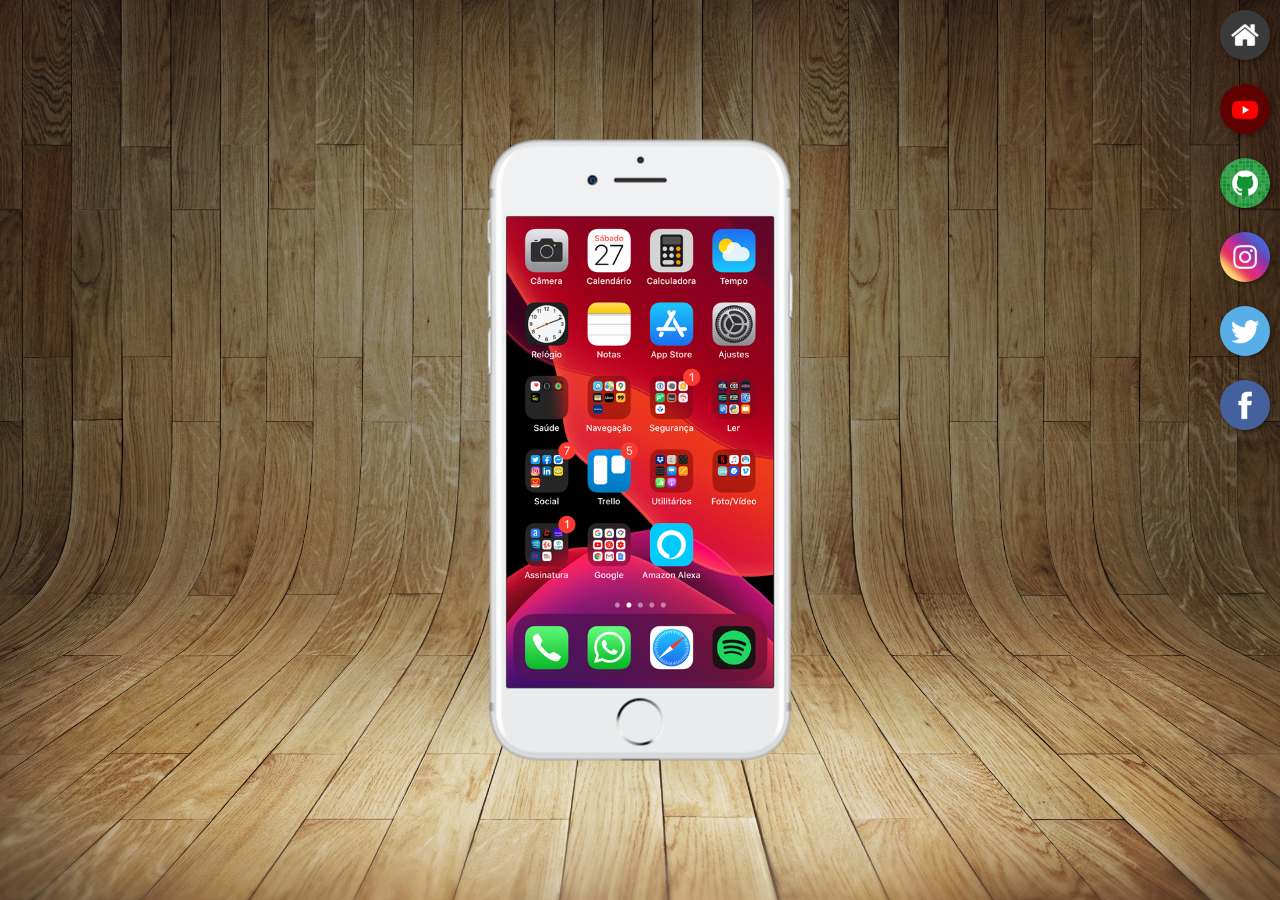
<file: index.html>
<!DOCTYPE html>
<html lang="pt-br">
<head>
    <meta charset="UTF-8">
    <meta name="viewport" content="width=device-width, initial-scale=1.0">
    <link rel="shortcut icon" href="favicon.ico" type="image/x-icon">
    <link rel="stylesheet" href="estilos/style.css">
    <title>Projeto redes sociais</title>
</head>
<body>
    <main>
        <section id="telefone">
           <iframe src="home.html" name="tela" id="tela" frameborder="0"></iframe> 
        </section>
        
        <section id="redes-sociais">
            <a href="home.html" target="tela"><img src="imagens/logo-home.jpg" alt="Home"></a> <br>

            <a href="youtube.html" target="tela"><img src="imagens/logo-youtube.jpg" alt="Youtube"></a> <br>

            <a href="github.html" target="tela"><img src="imagens/logo-github.jpg" alt="Github"></a> <br>

            <a href="instagram.html" target="tela"> <img src="imagens/logo-instagram.jpg" alt="Instagram"></a> <br>

            <a href="twitter.html" target="tela"><img src="imagens/logo-twitter.jpg" alt="Twitter"></a> <br>

            <a href="facebook.html" target="tela"><img src="imagens/logo-facebook.jpg" alt="Facebook"></a>
        </section>
</body>
</body>
</html>
</file>
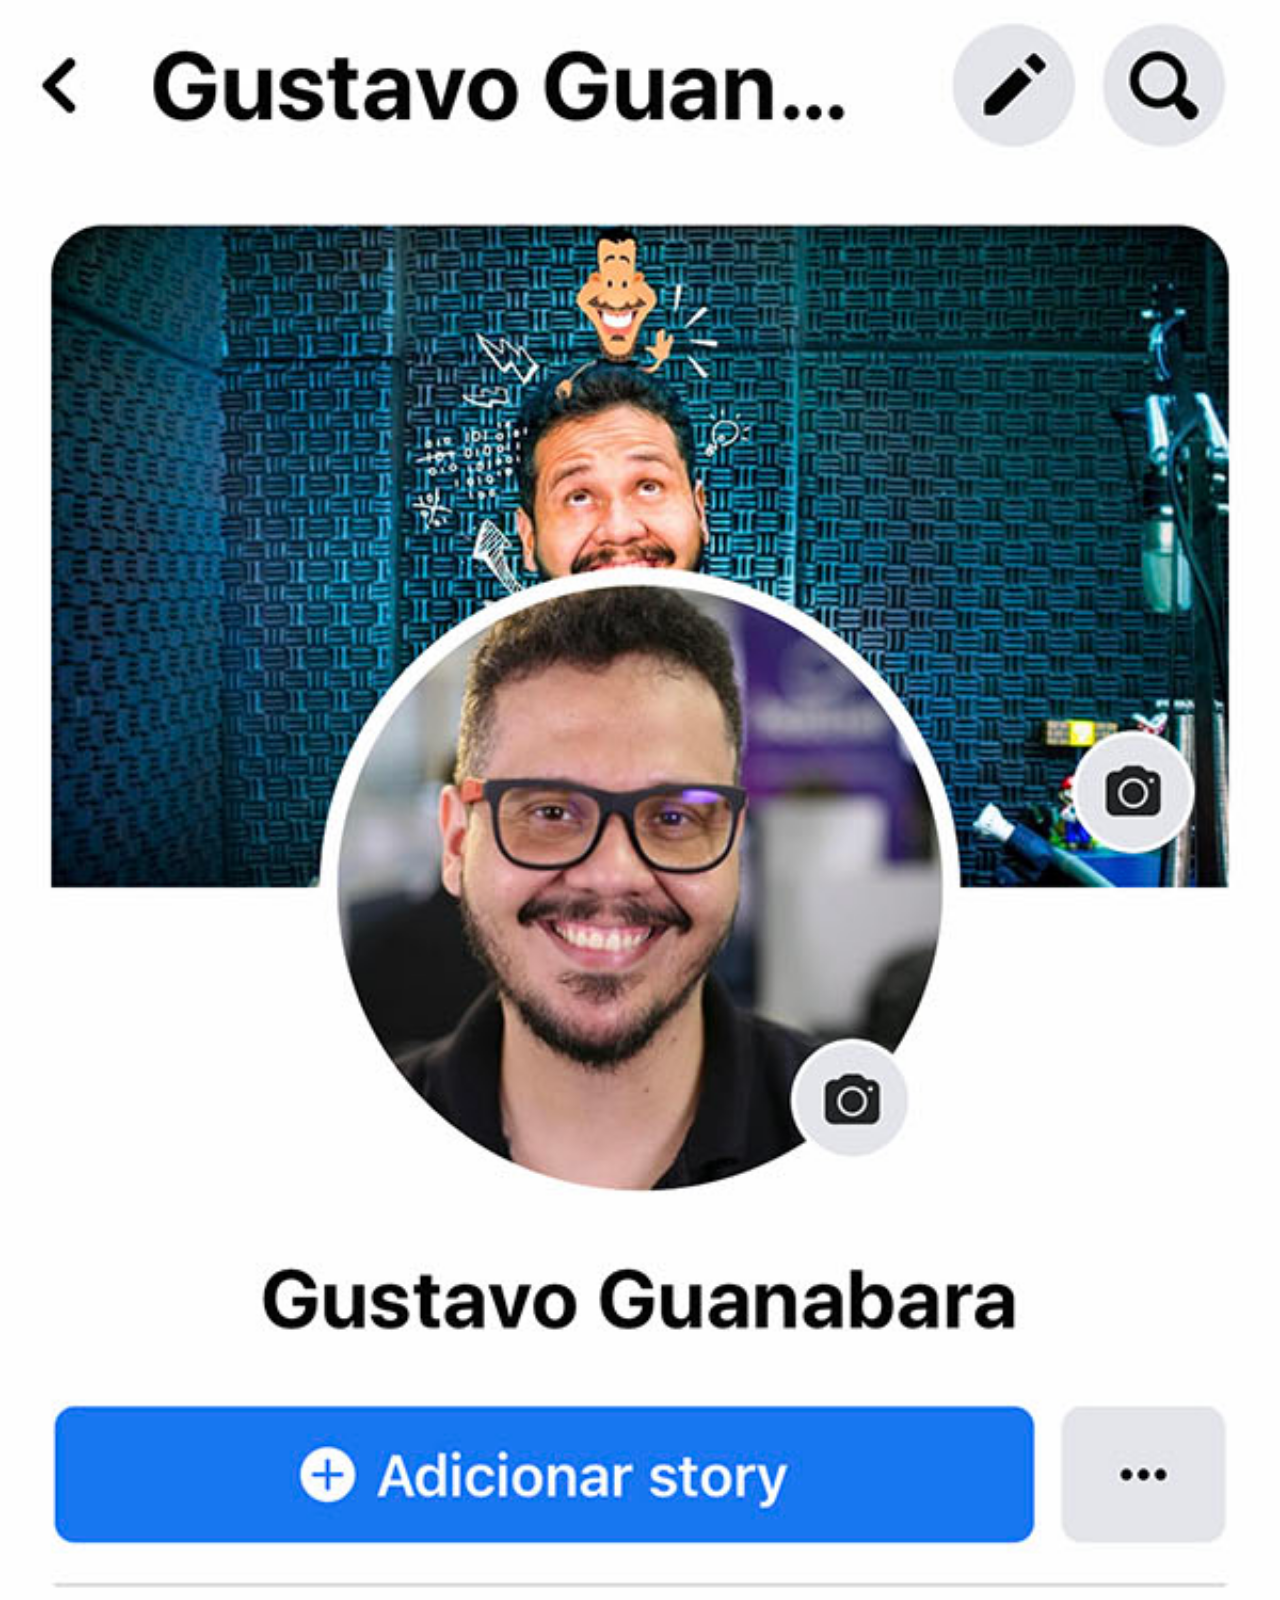
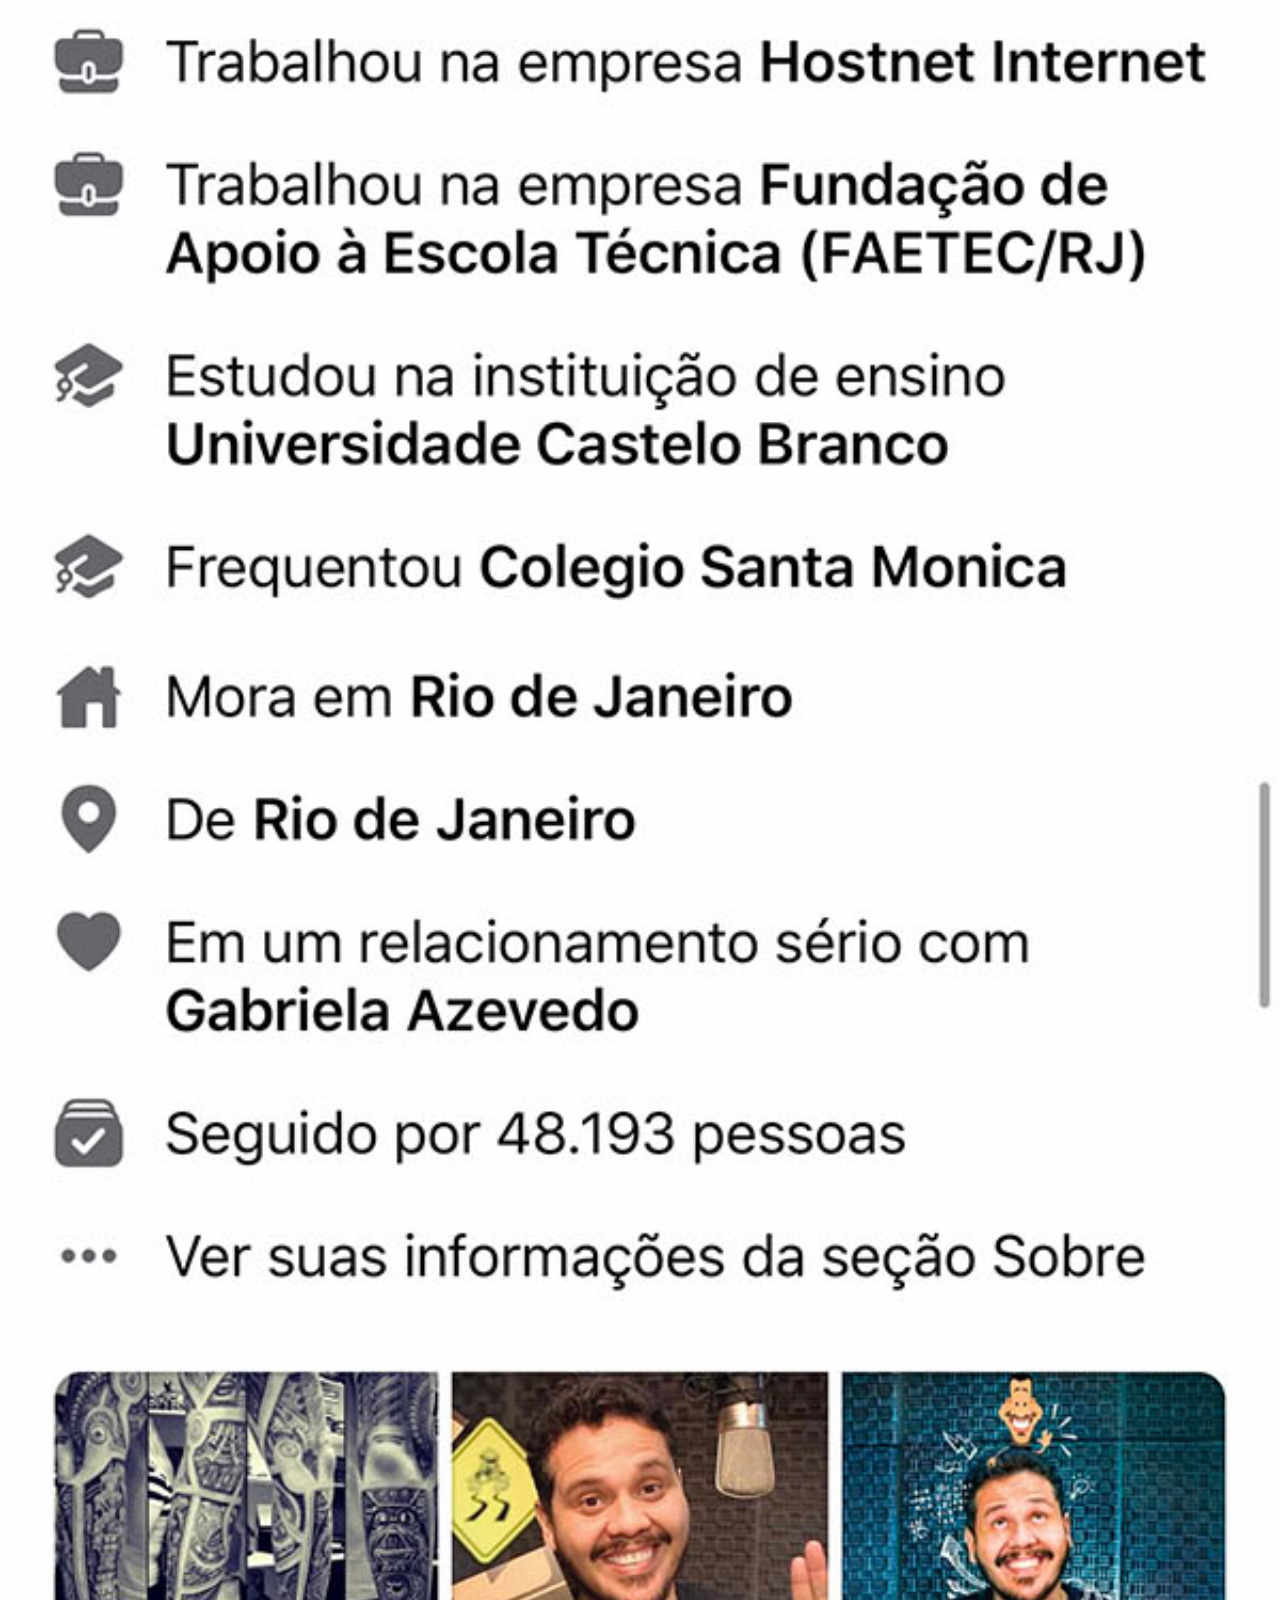
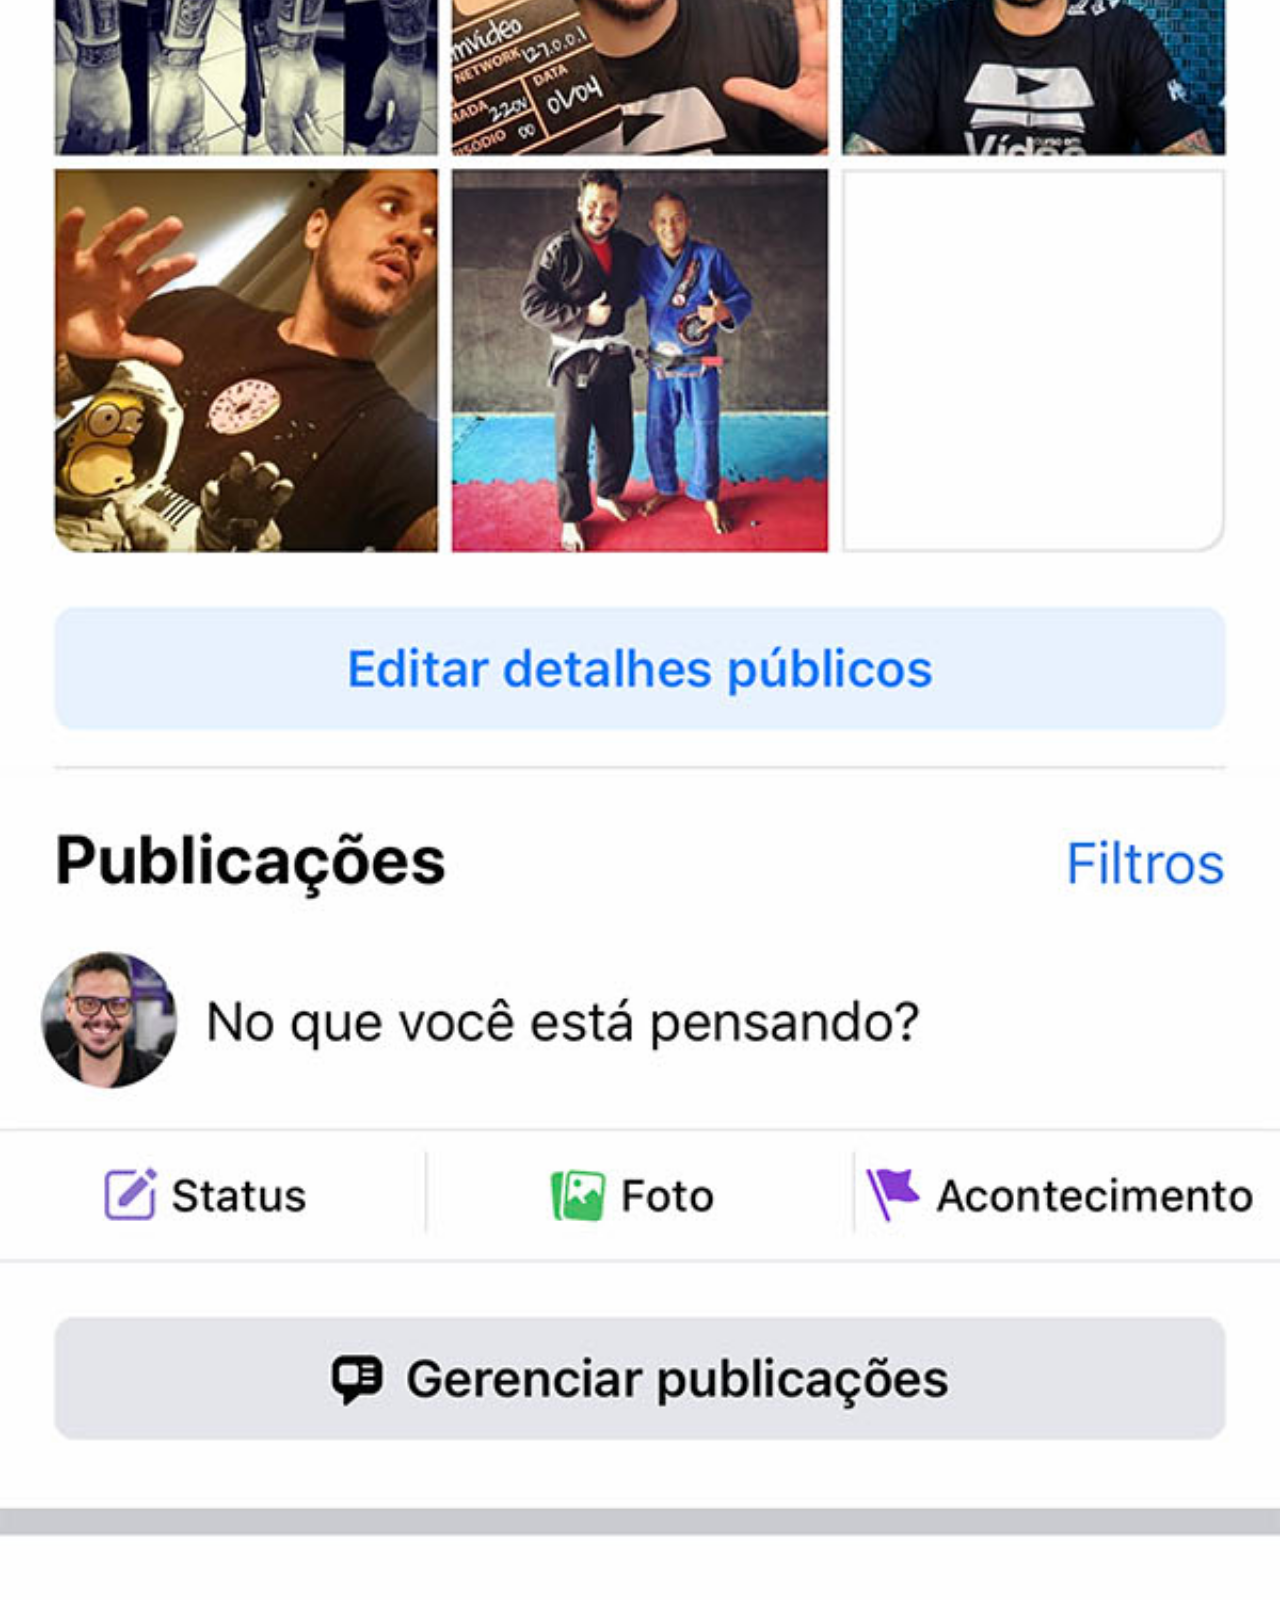
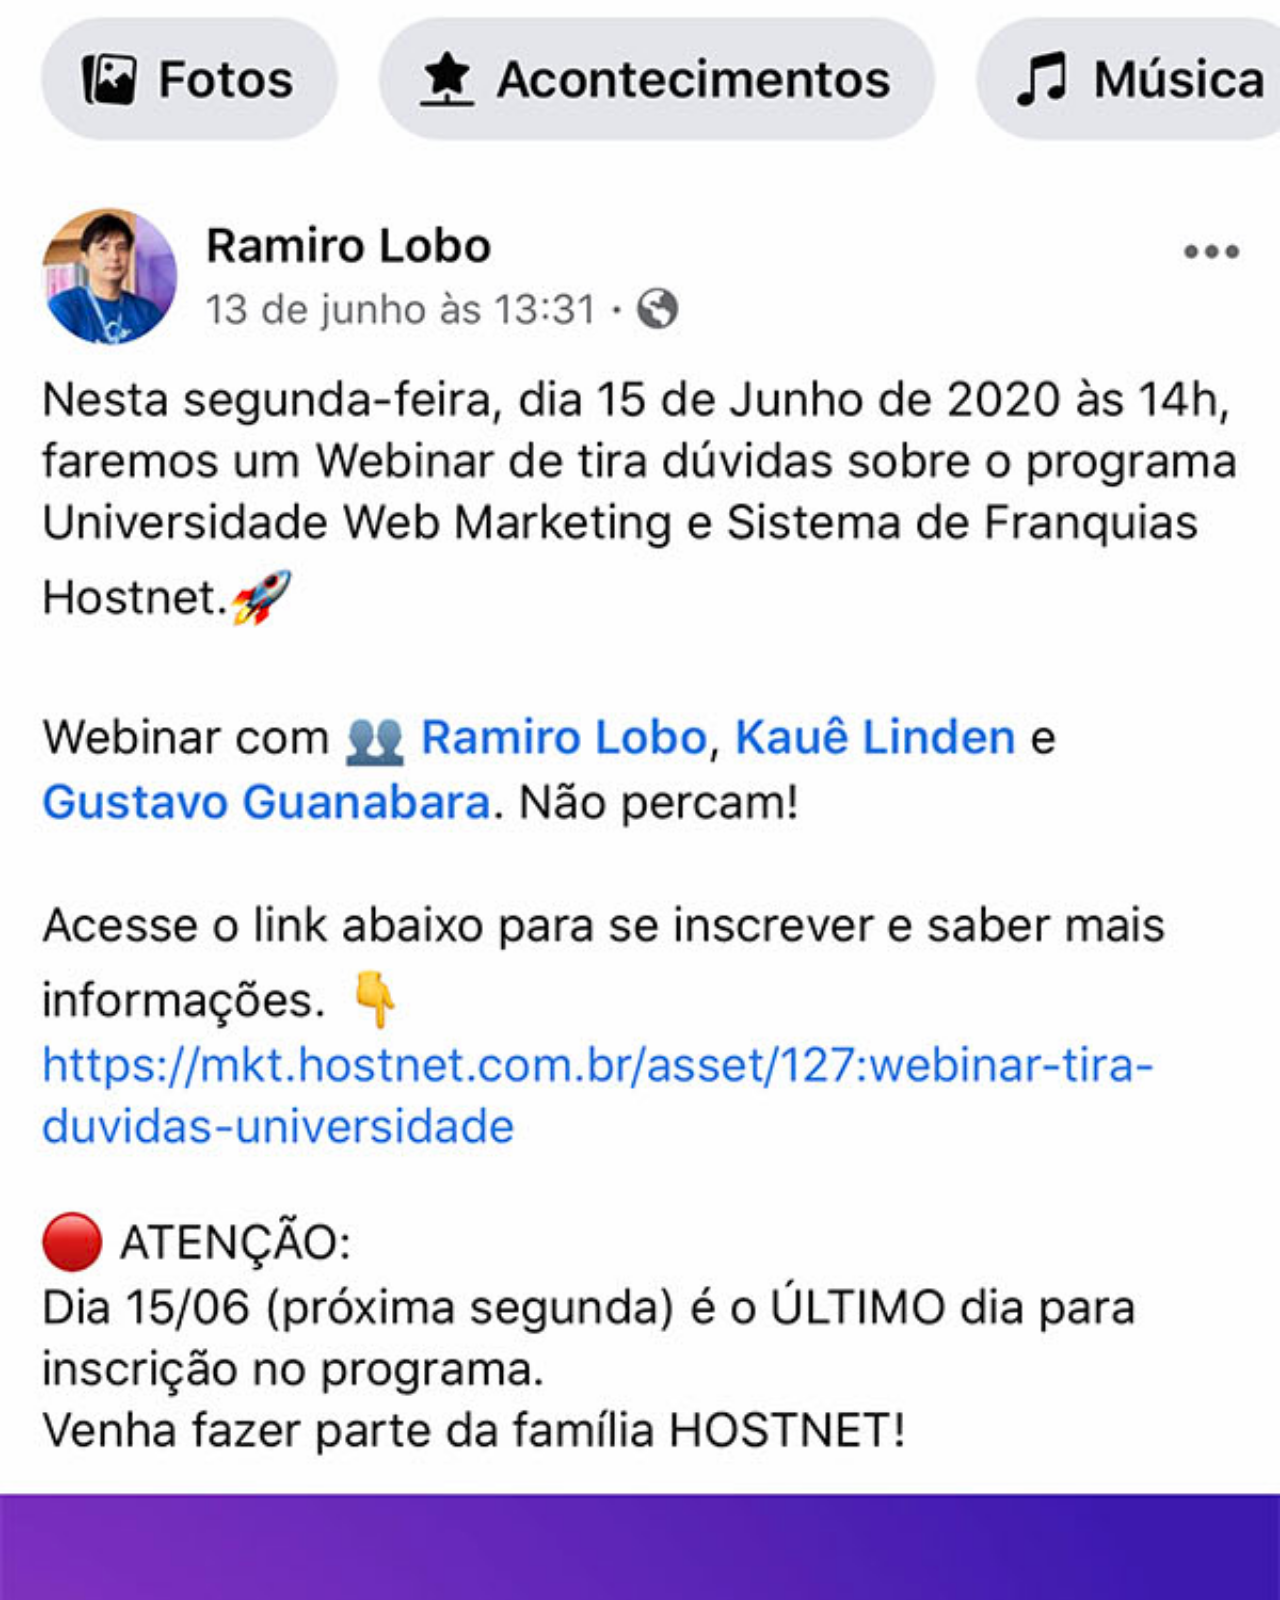
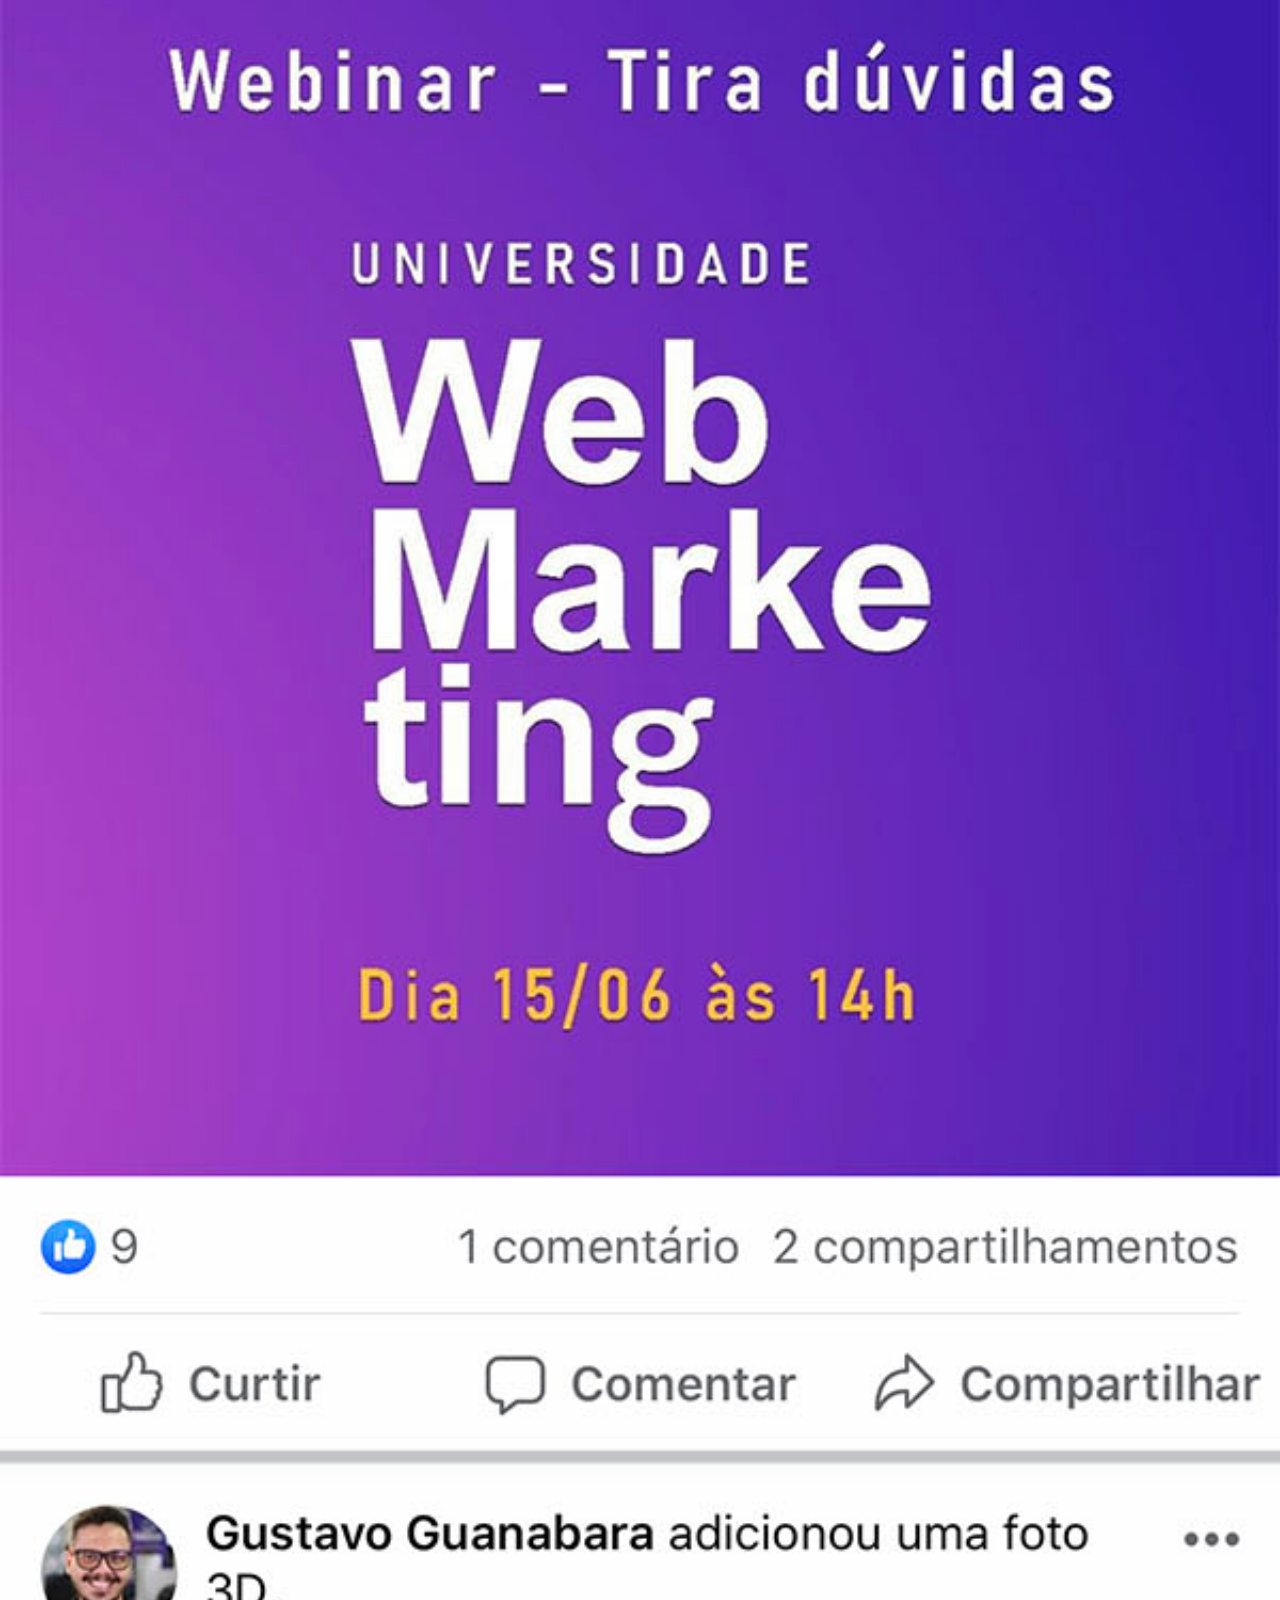
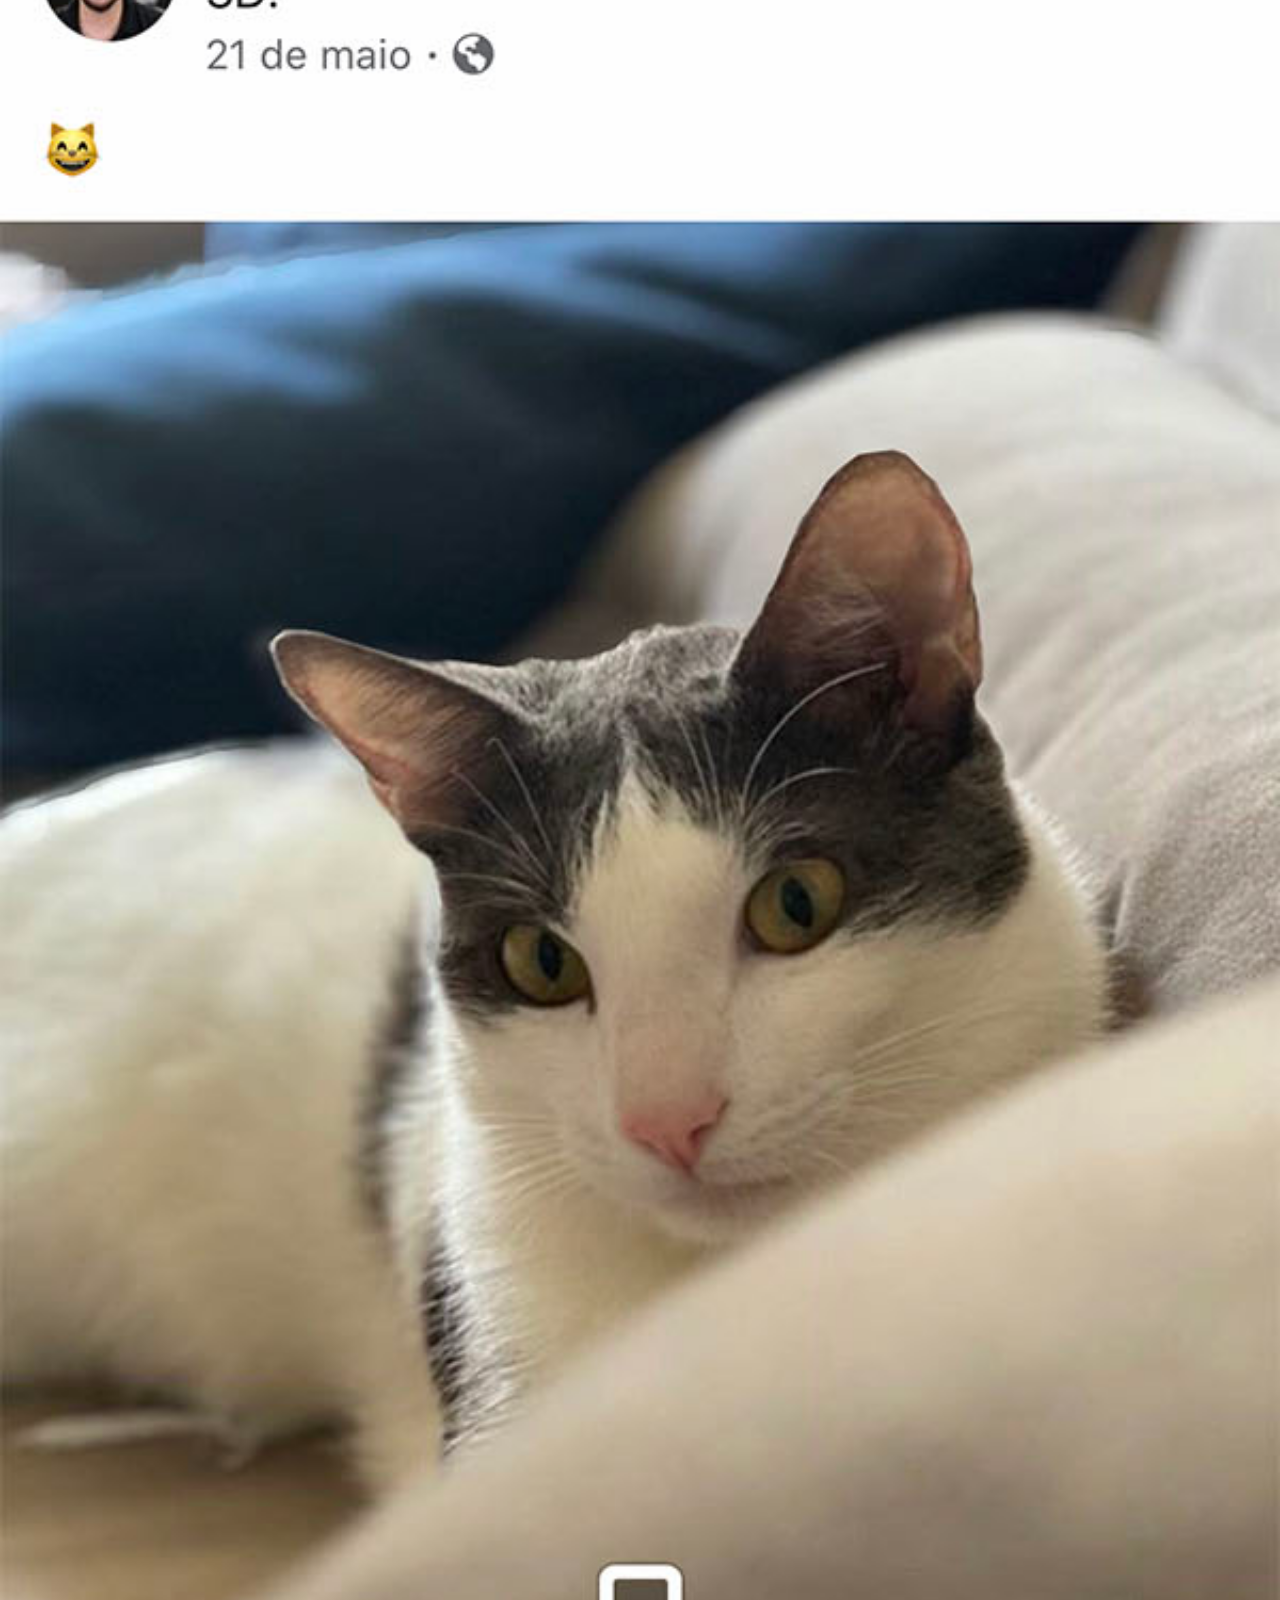
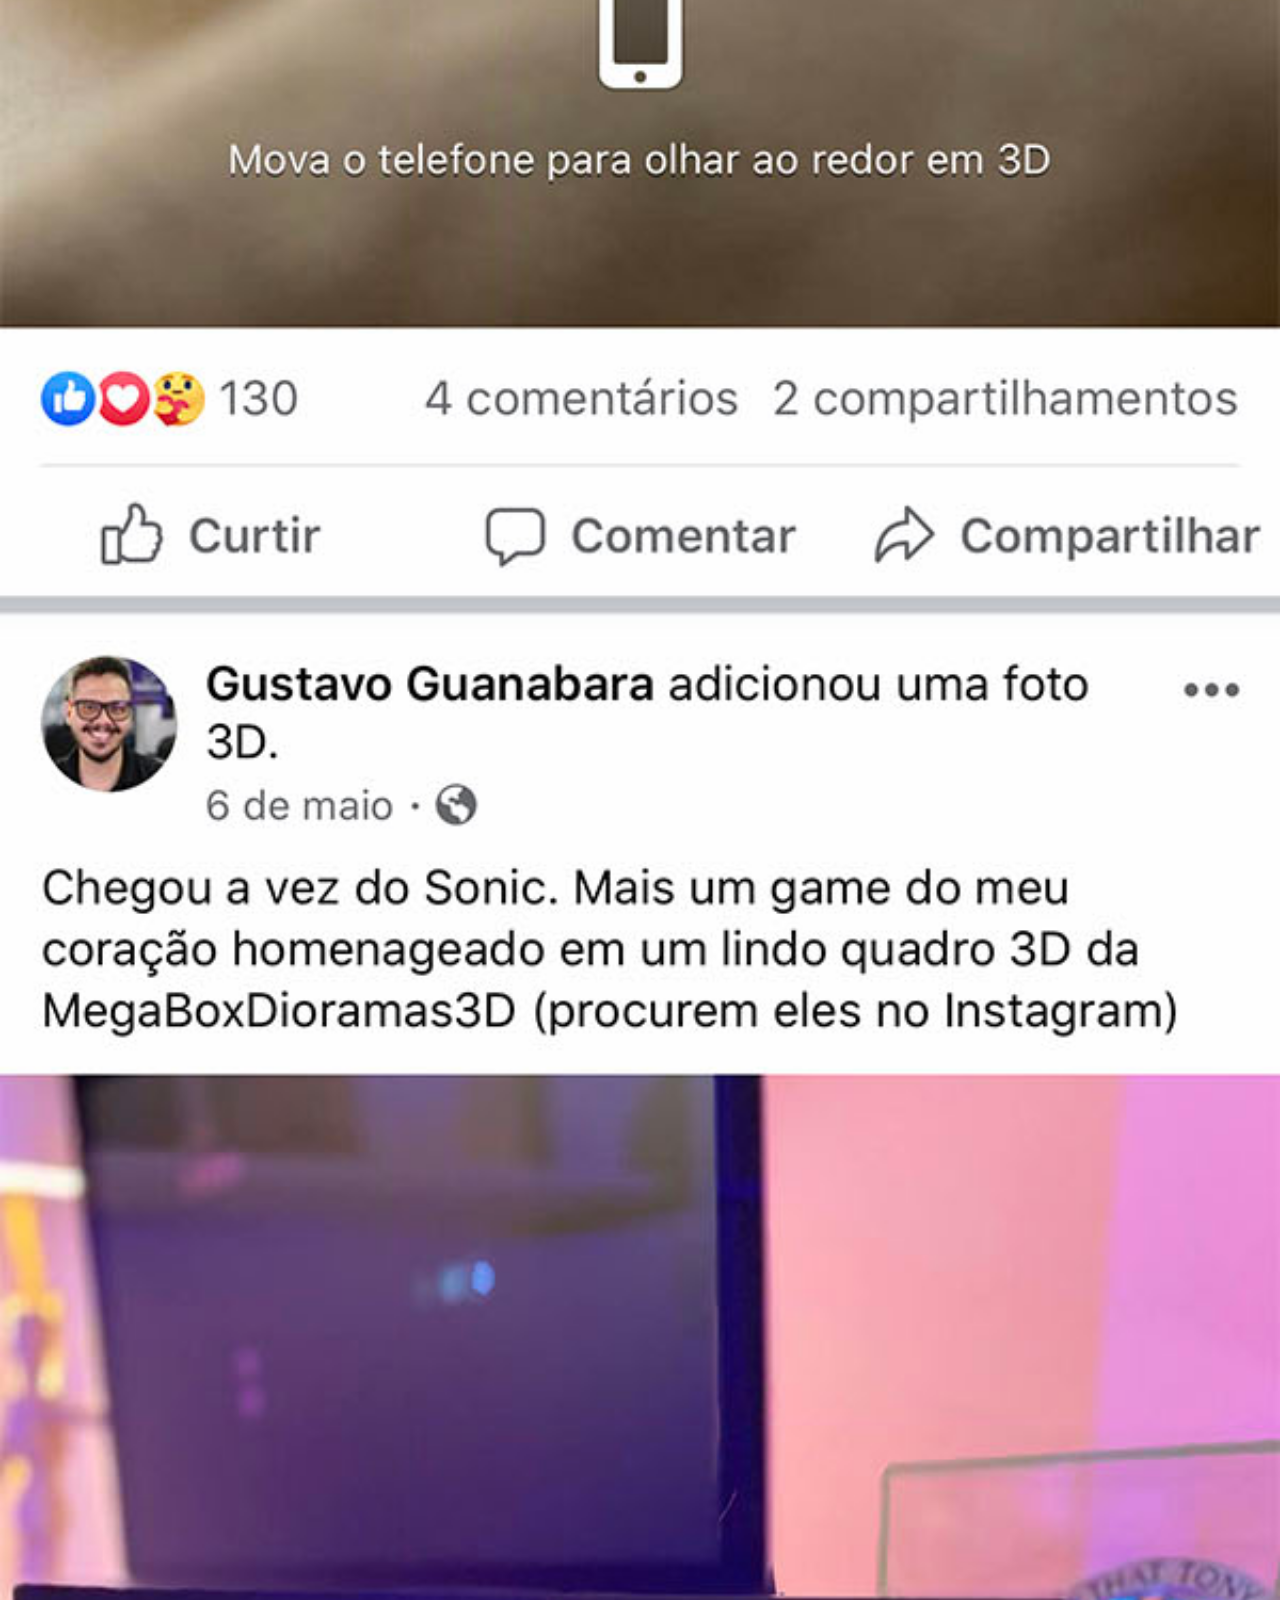
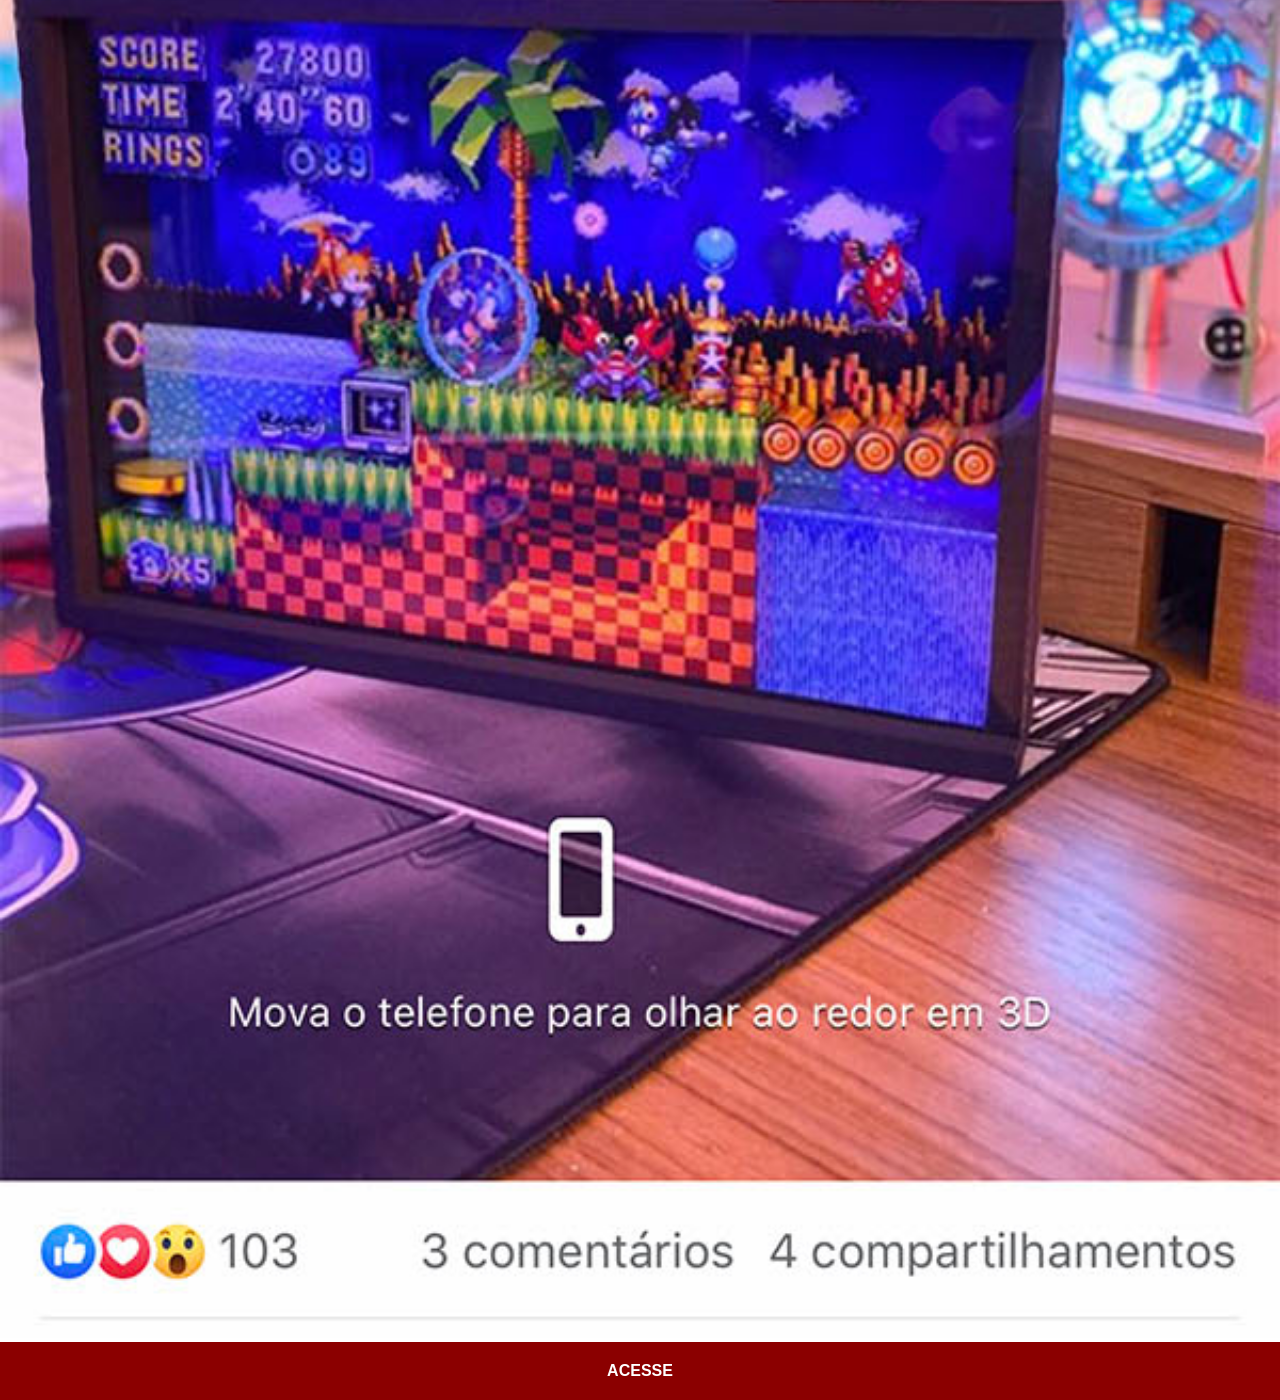
<file: facebook.html>
<!DOCTYPE html>
<html lang="pt-br">
<head>
    <meta charset="UTF-8">
    <meta name="viewport" content="width=device-width, initial-scale=1.0">
    <title>Facebook</title>
    <link rel="stylesheet" href="estilos/social.css">
</head>
<body>
    <img src="imagens/tela-facebook.jpg" alt="Facebook">
    <a href="https://www.facebook.com/gustavoguanabara/?locale=pt_BR" target="_blank">ACESSE</a>
</body>
</html>
</file>
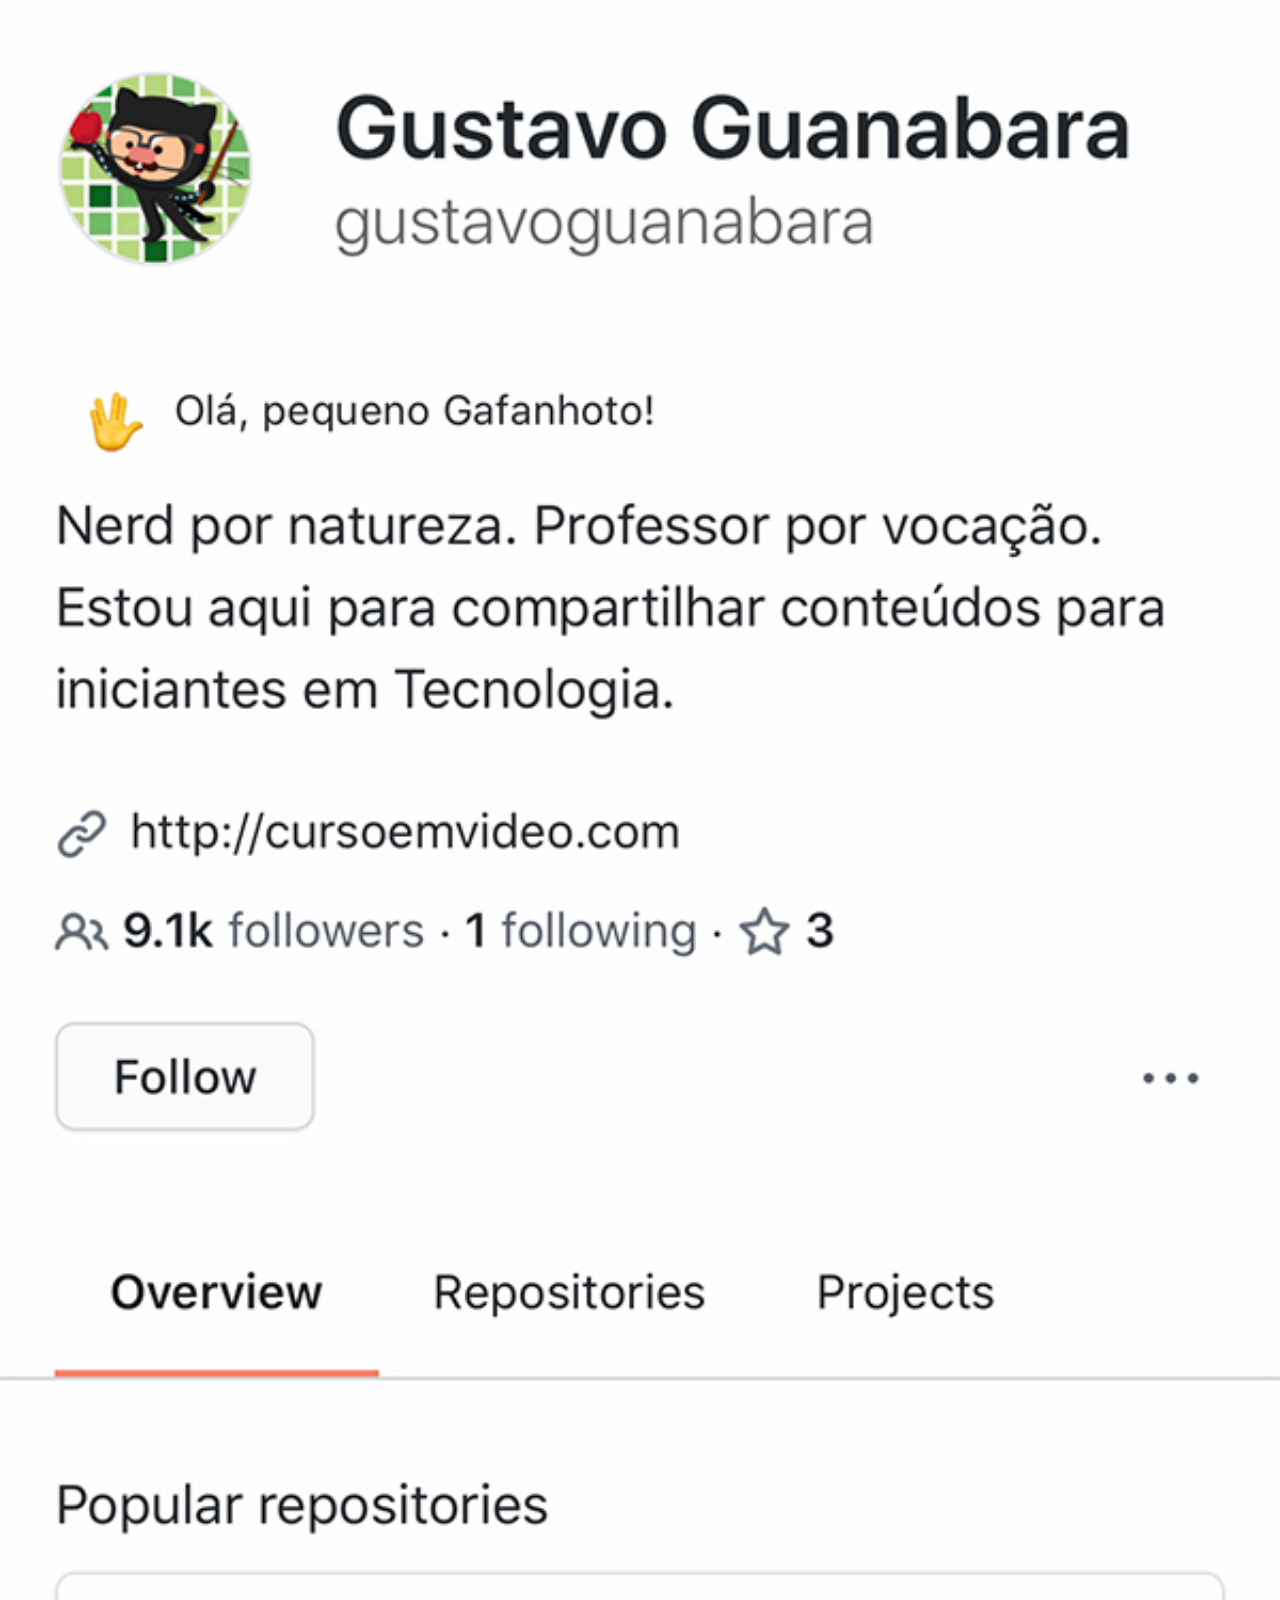
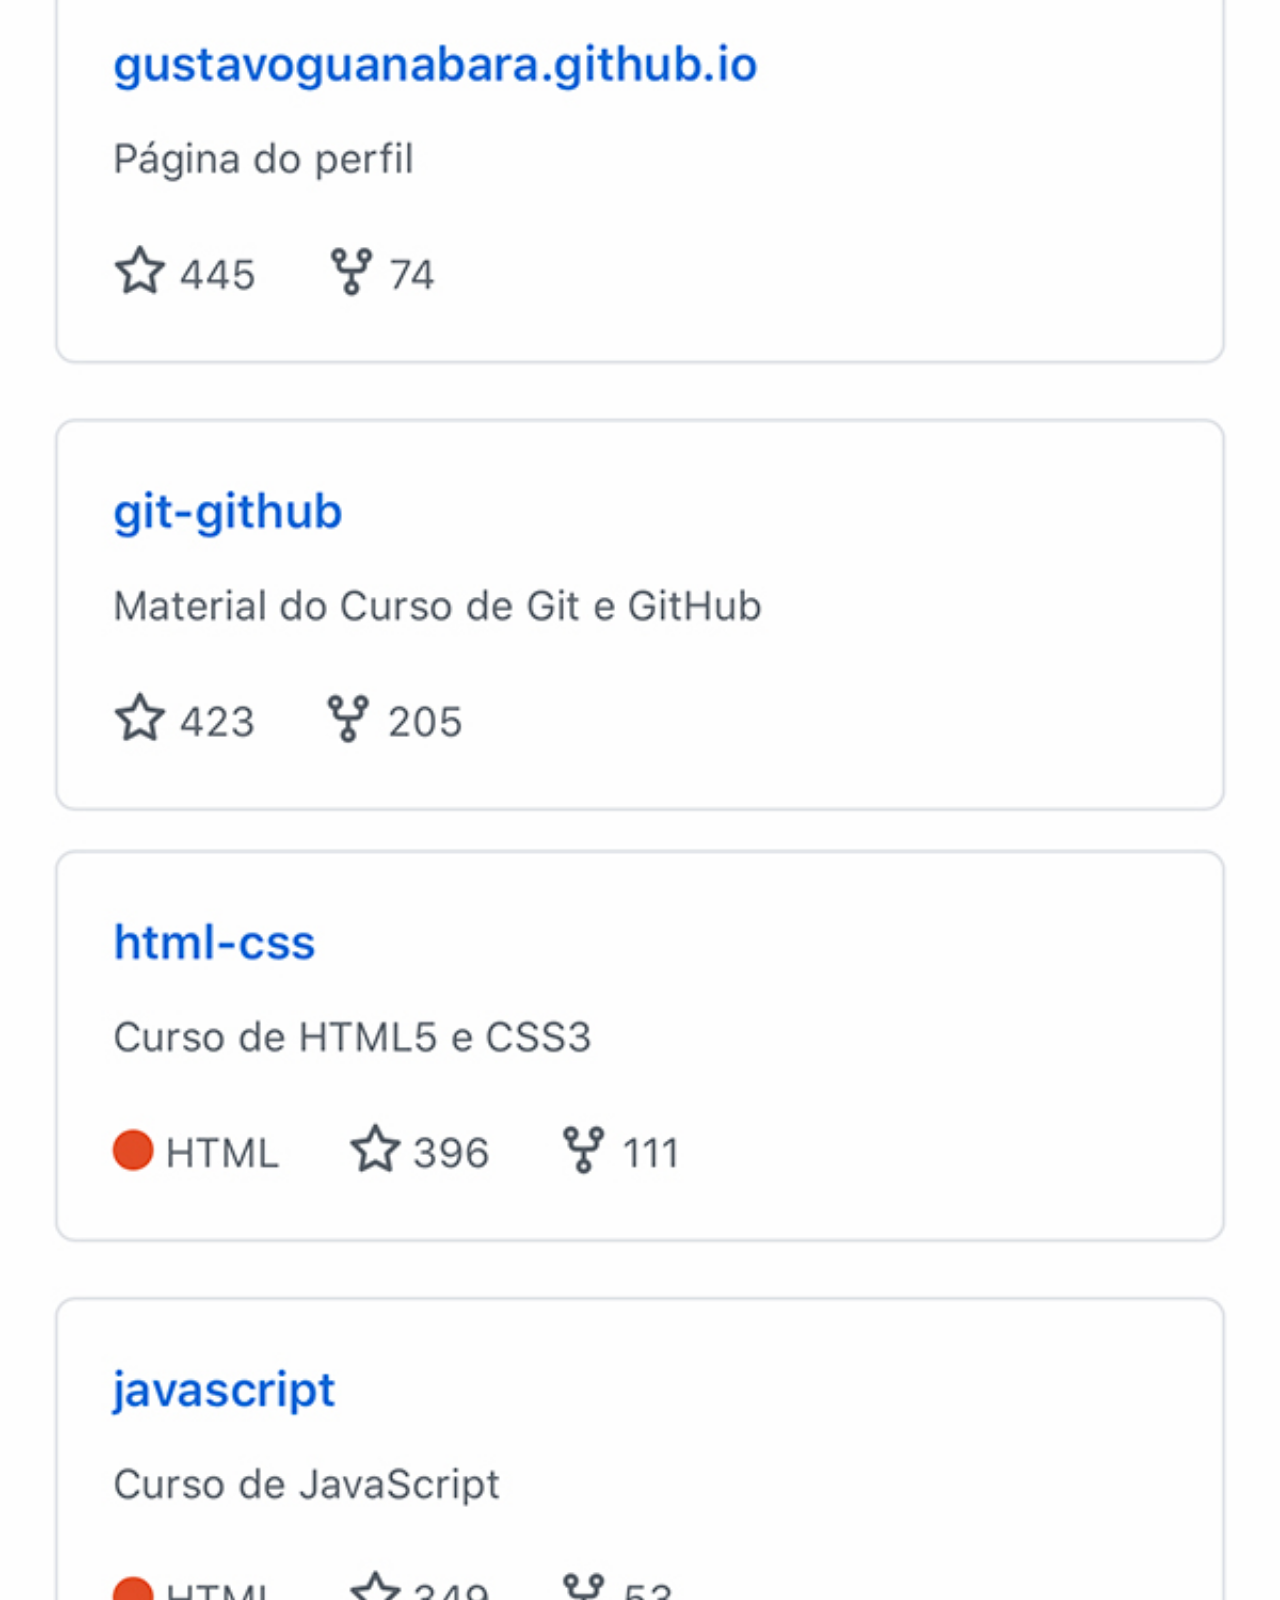
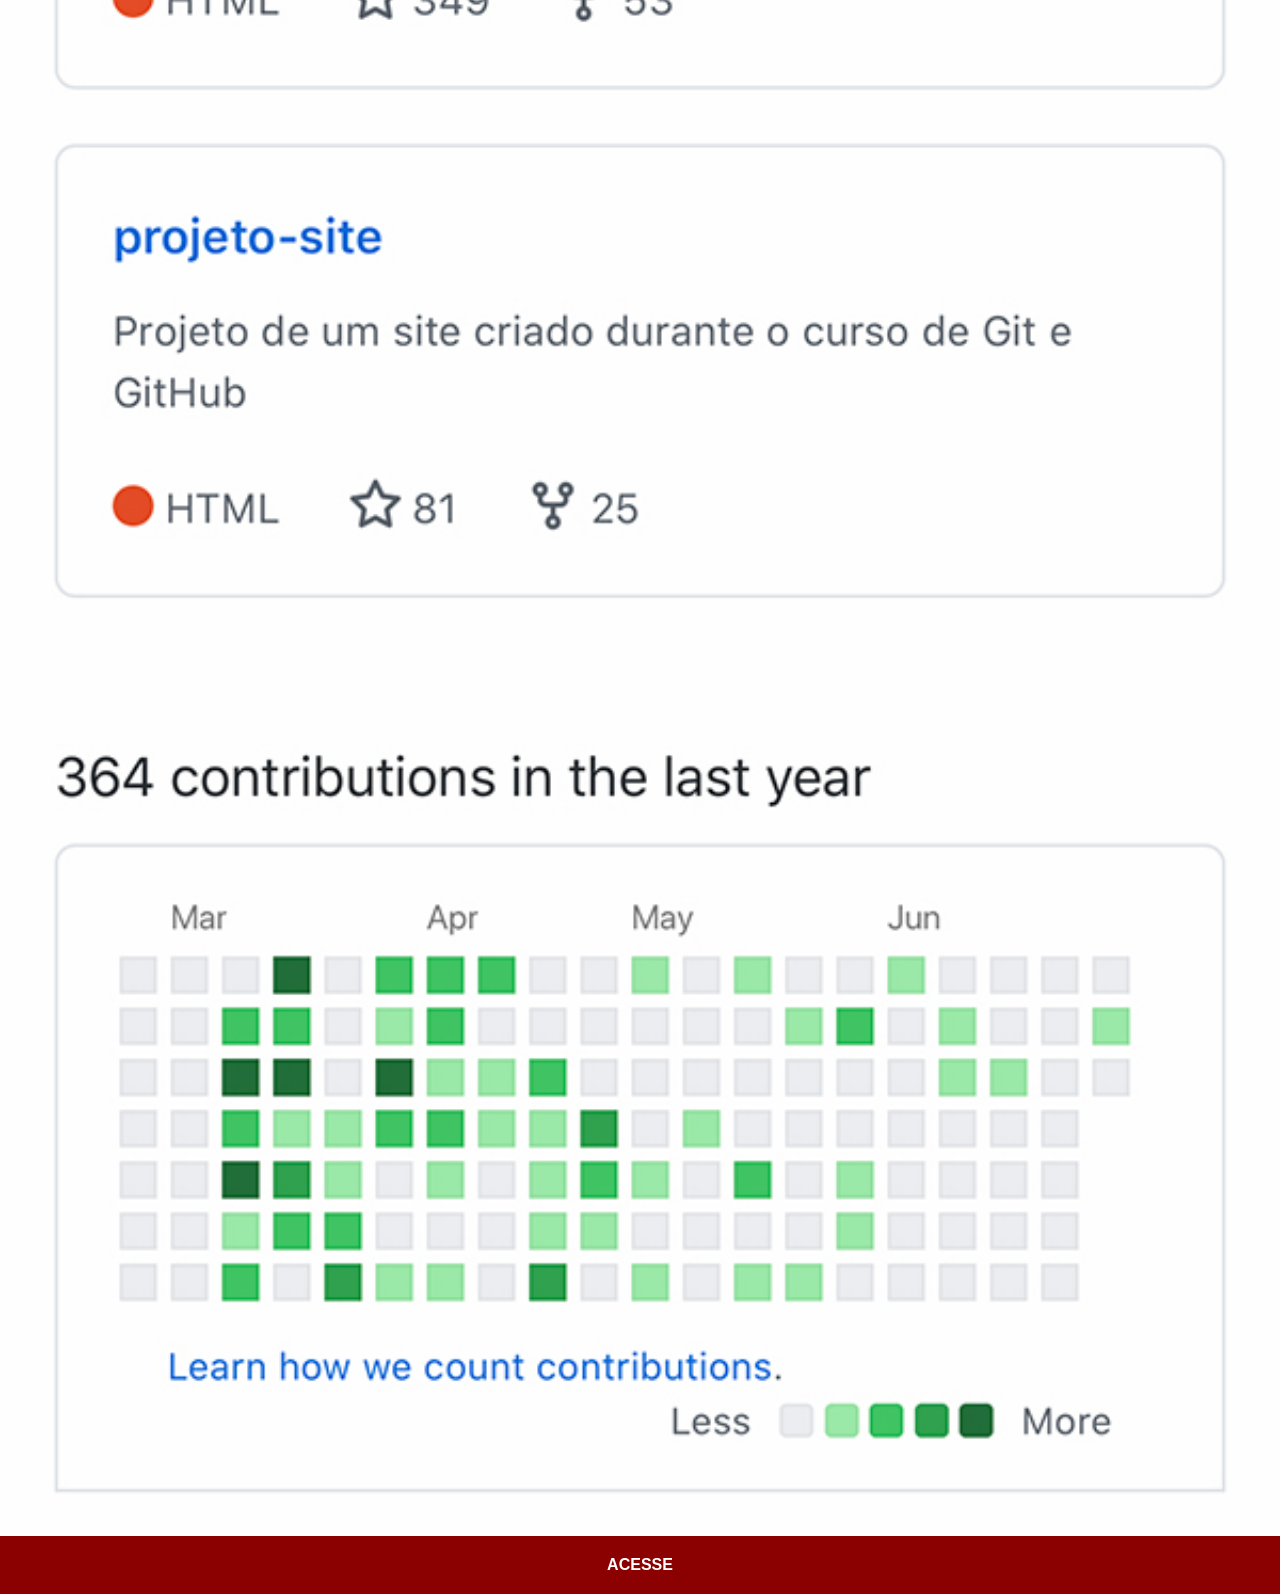
<file: github.html>
<!DOCTYPE html>
<html lang="pt-br">
<head>
    <meta charset="UTF-8">
    <meta name="viewport" content="width=
    , initial-scale=1.0">
    <title>GitHub</title>
    <link rel="stylesheet" href="estilos/social.css">
</head>
<body>
    <img src="imagens/tela-github.jpg" alt="GitHub">
    <a href="https://github.com/gustavoguanabara/" target="_blank">ACESSE</a>
</body>
</html>
</file>
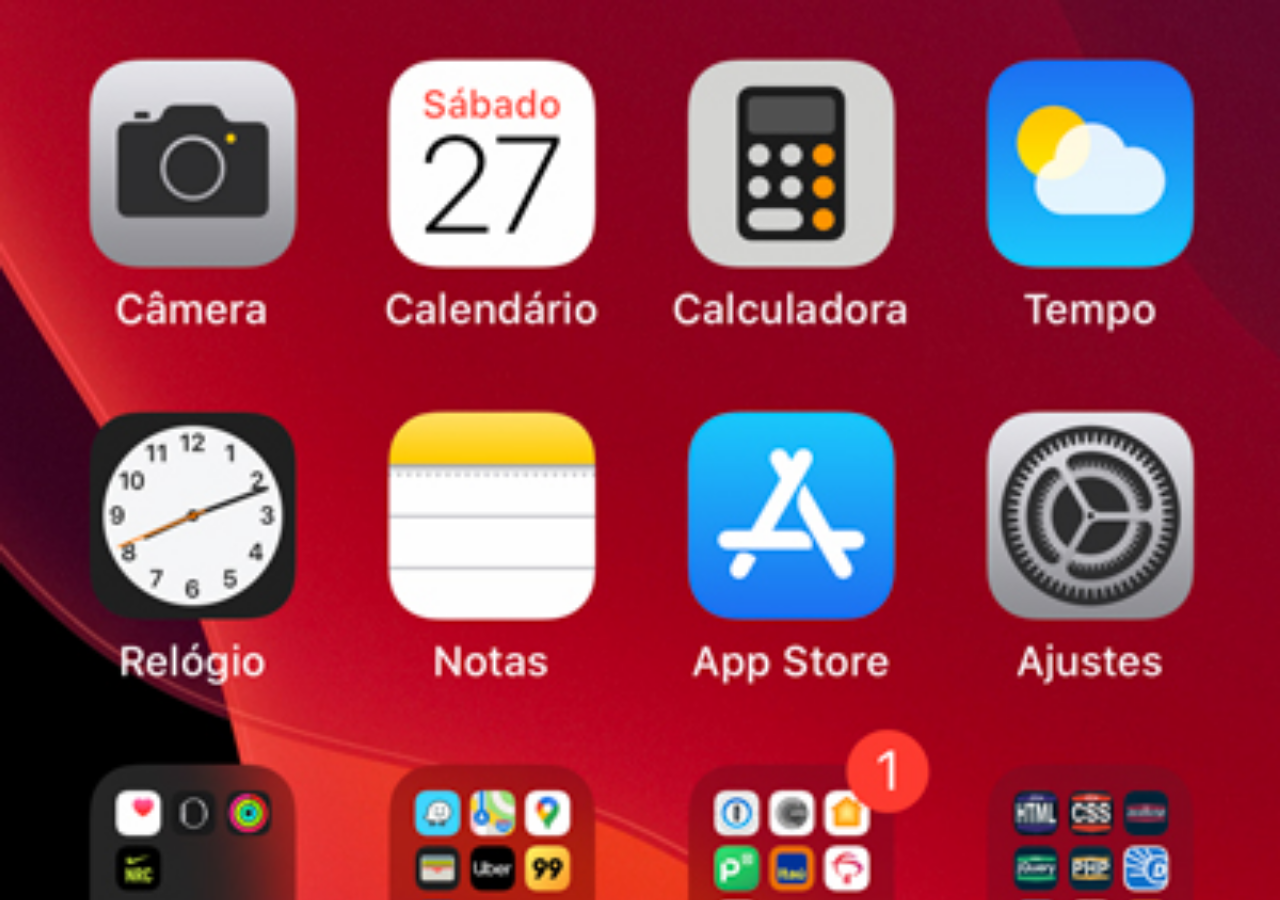
<file: home.html>
<!DOCTYPE html>
<html lang="pt-br">
<head>
    <meta charset="UTF-8">
    <meta name="viewport" content="width=device-width, initial-scale=1.0">
    <title>Home</title>
    <style>
        * {
            margin: 0px;
            padding: 0px;
        }
        body {
            width: 100vw;
            height: 100vh;
            background: black url('imagens/tela-home.jpg') no-repeat top center /cover ;
        }
    </style>
</head>
<body>
    
</body>
</html>
</file>
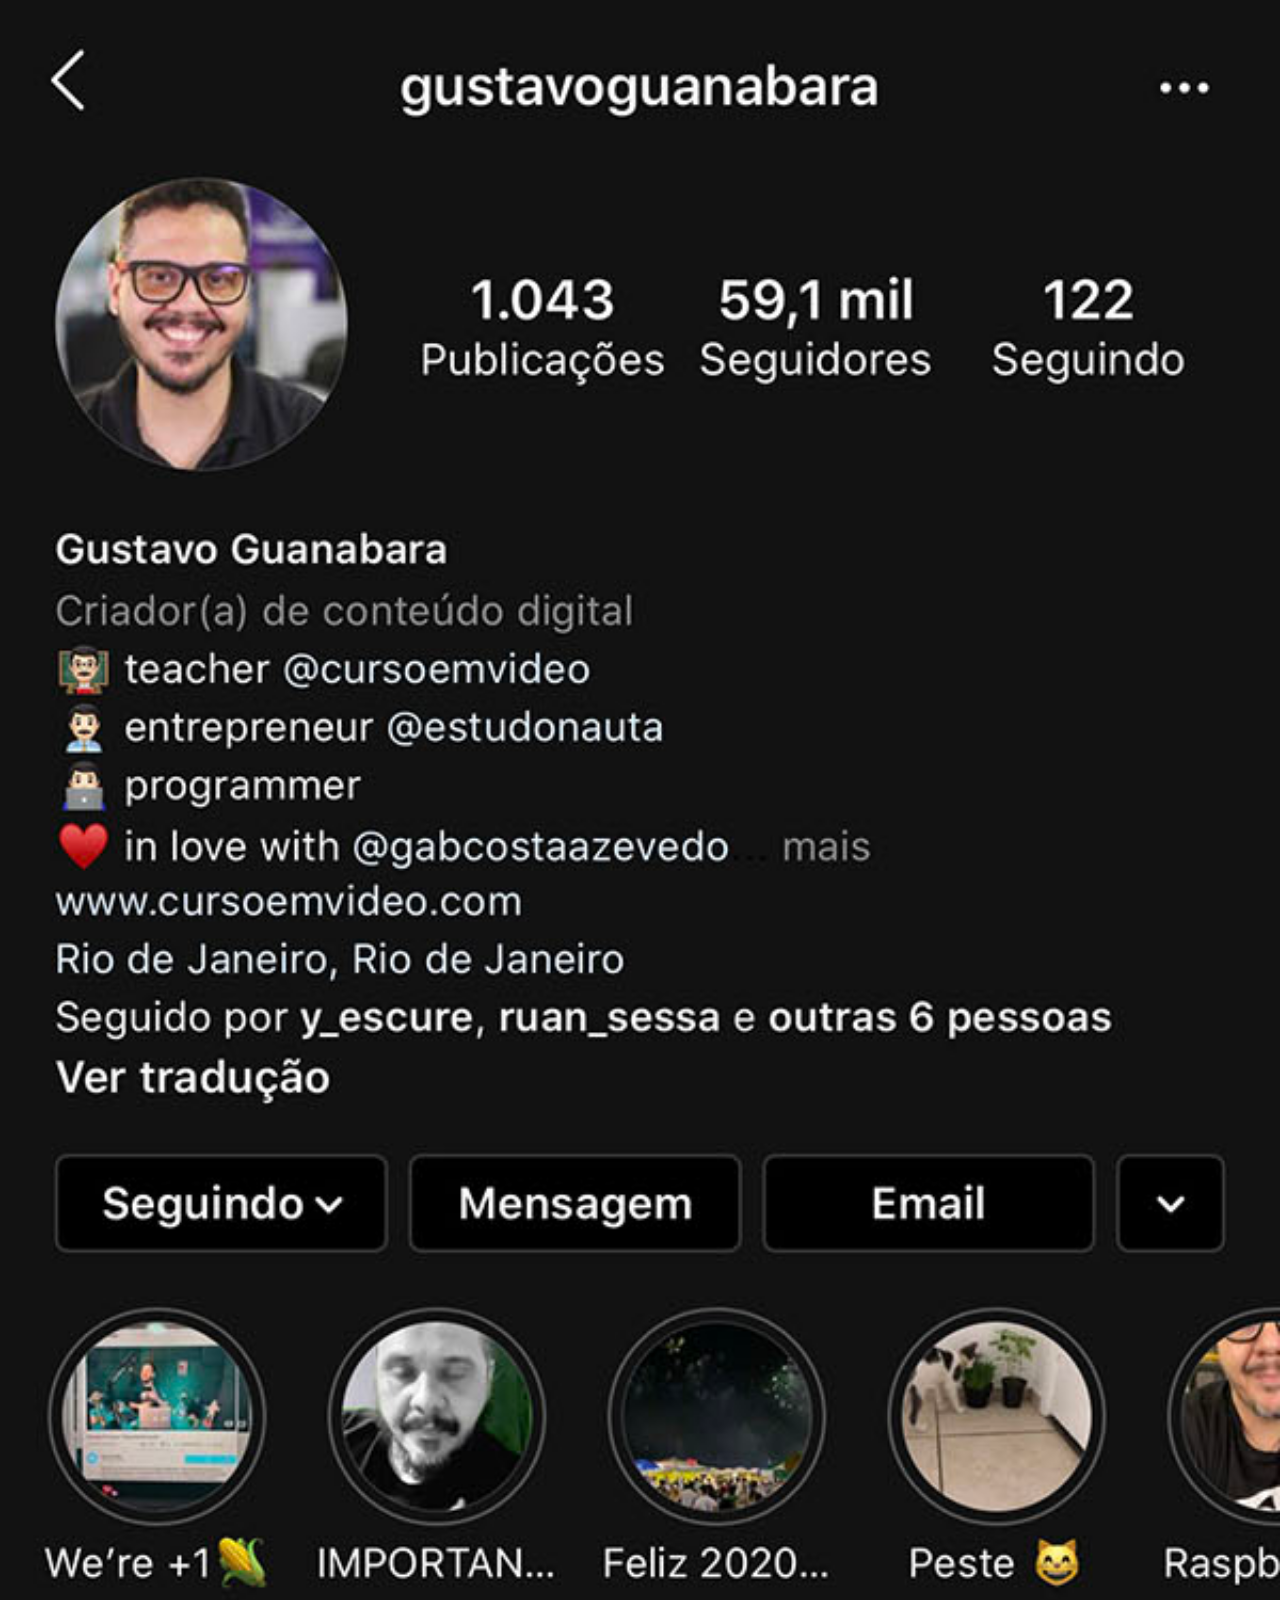
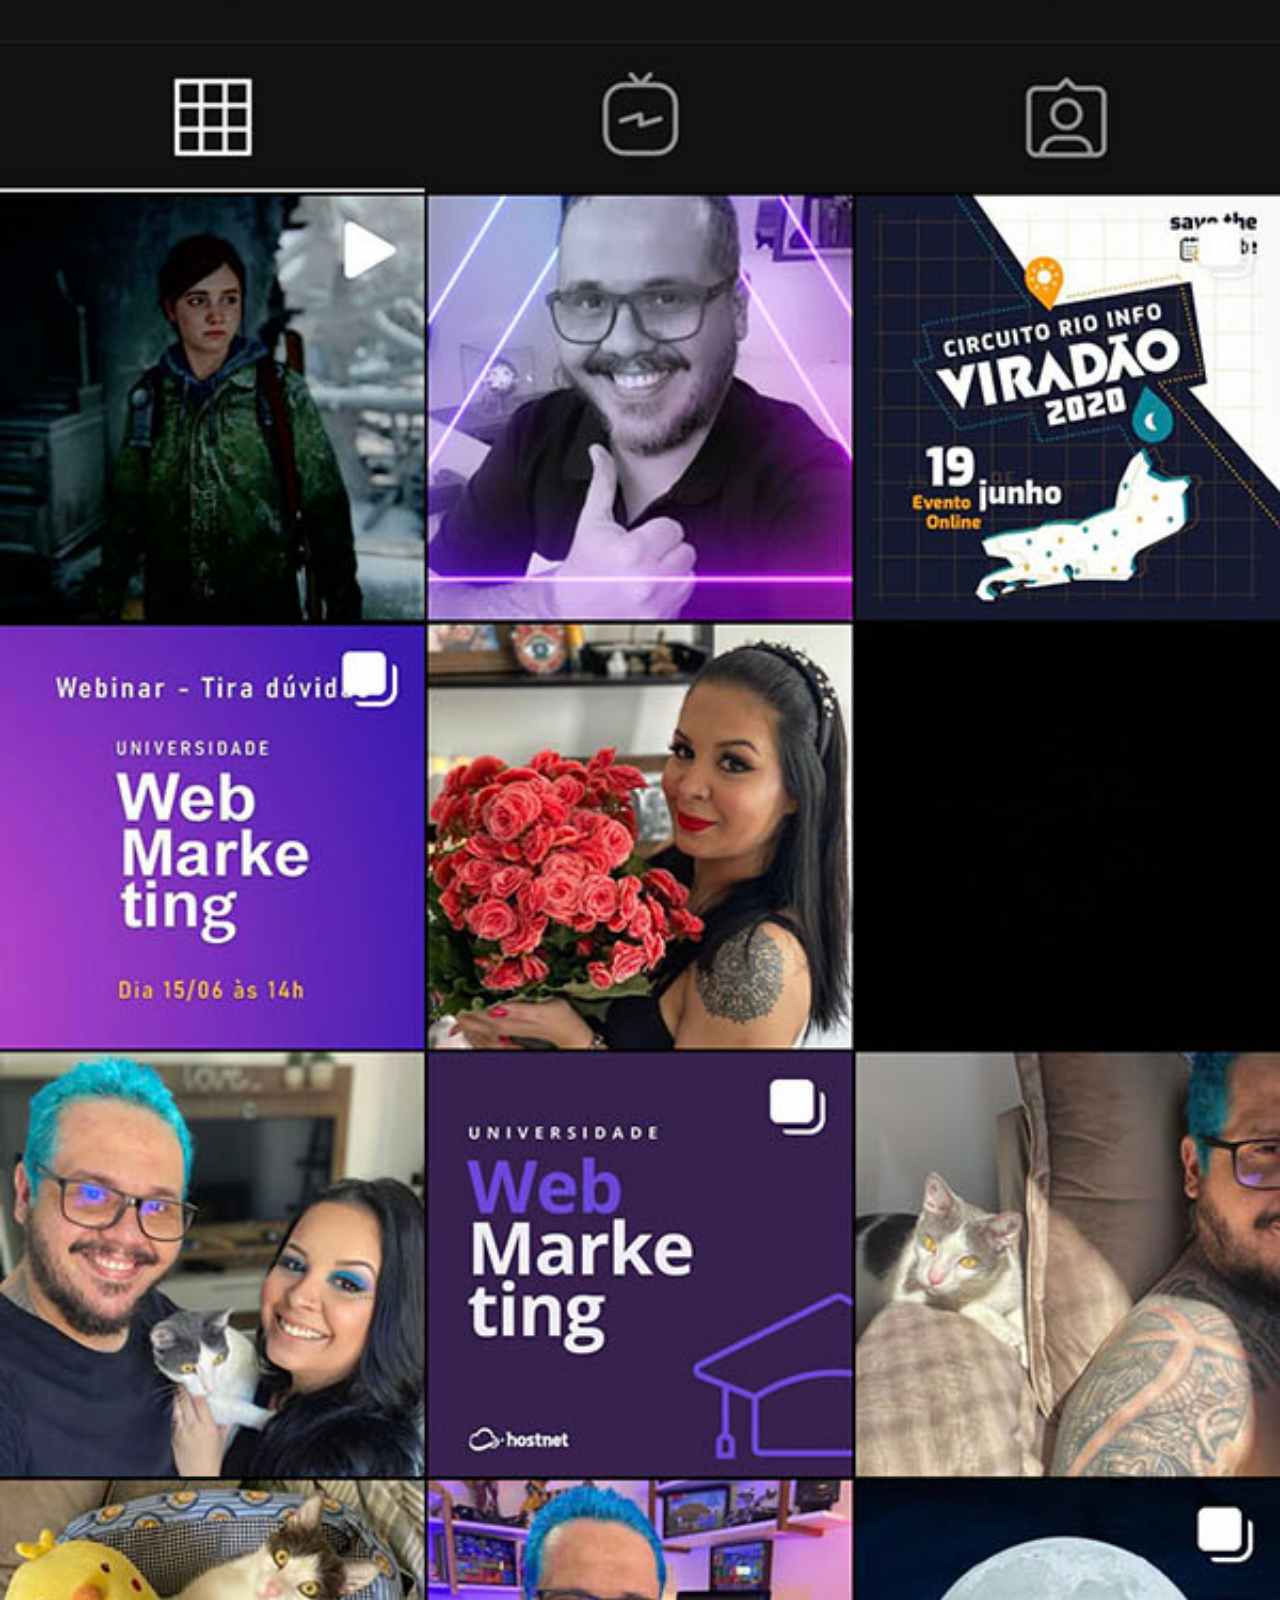
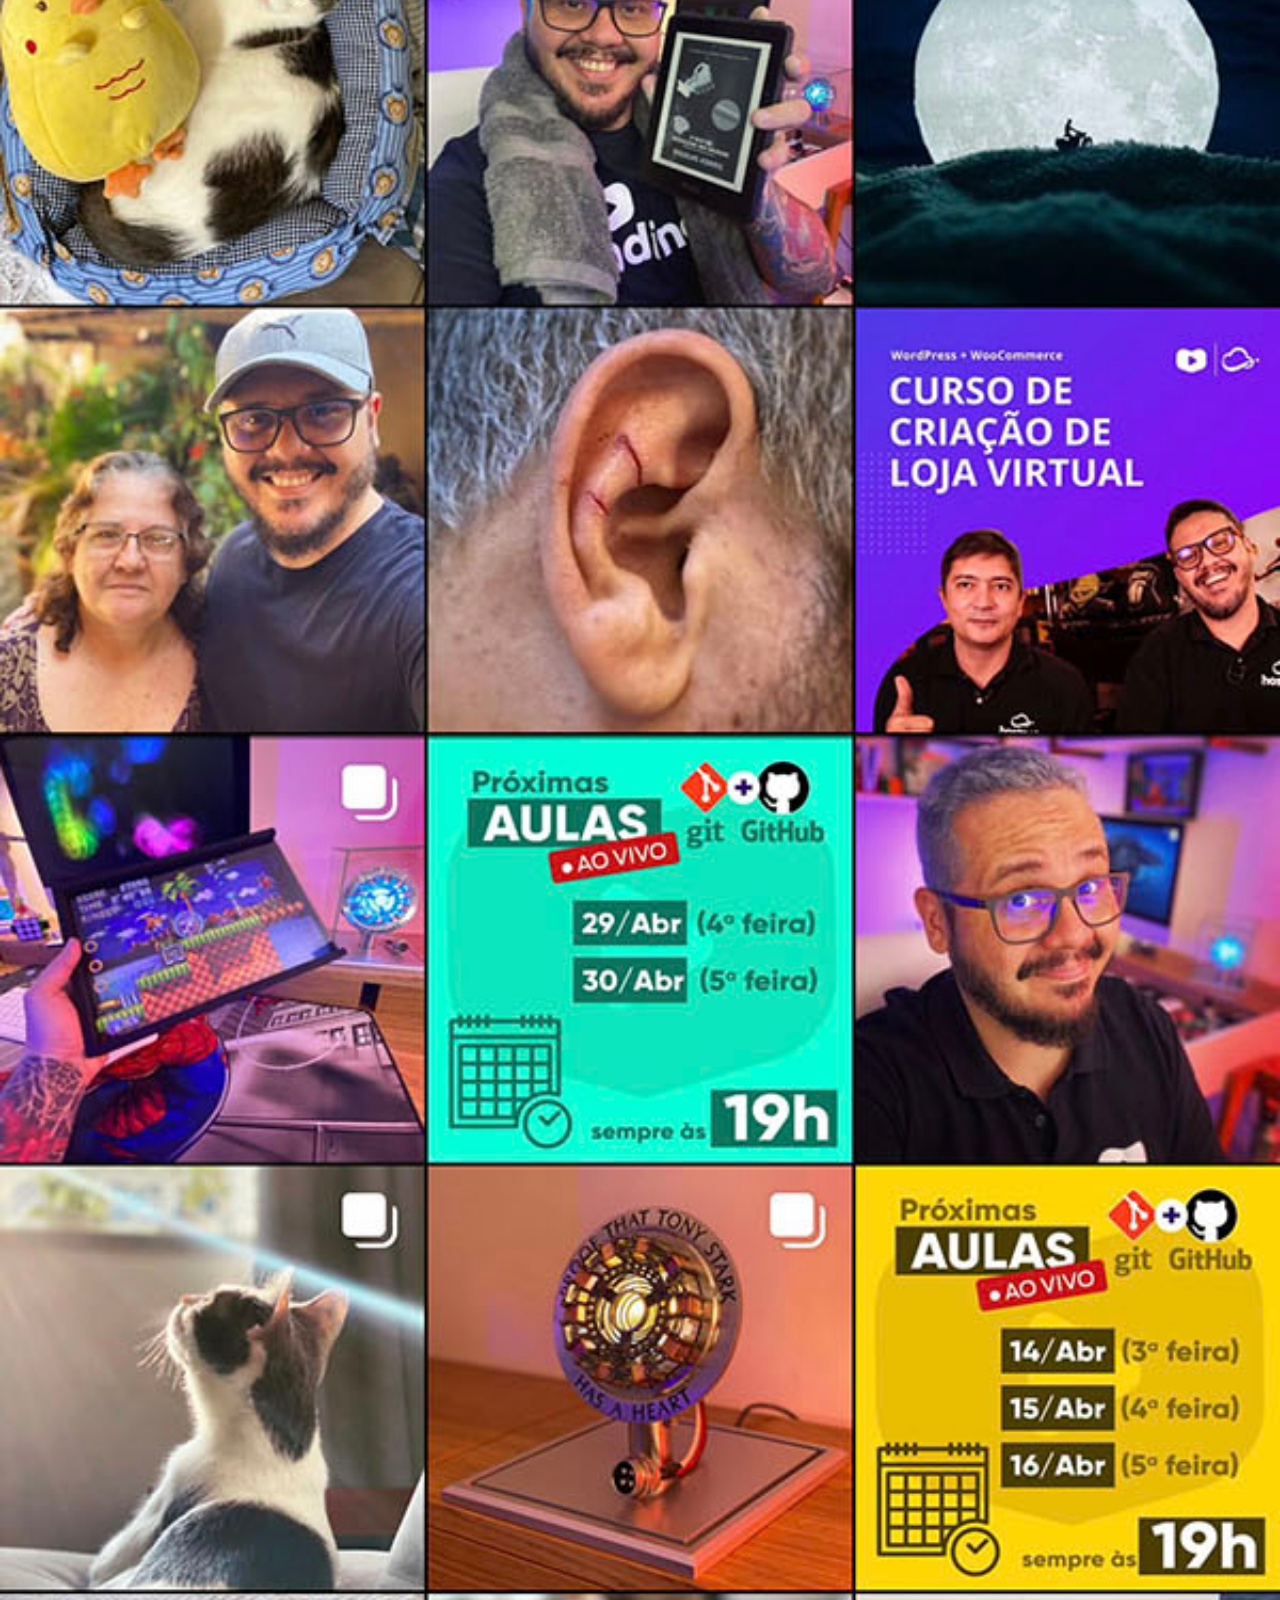
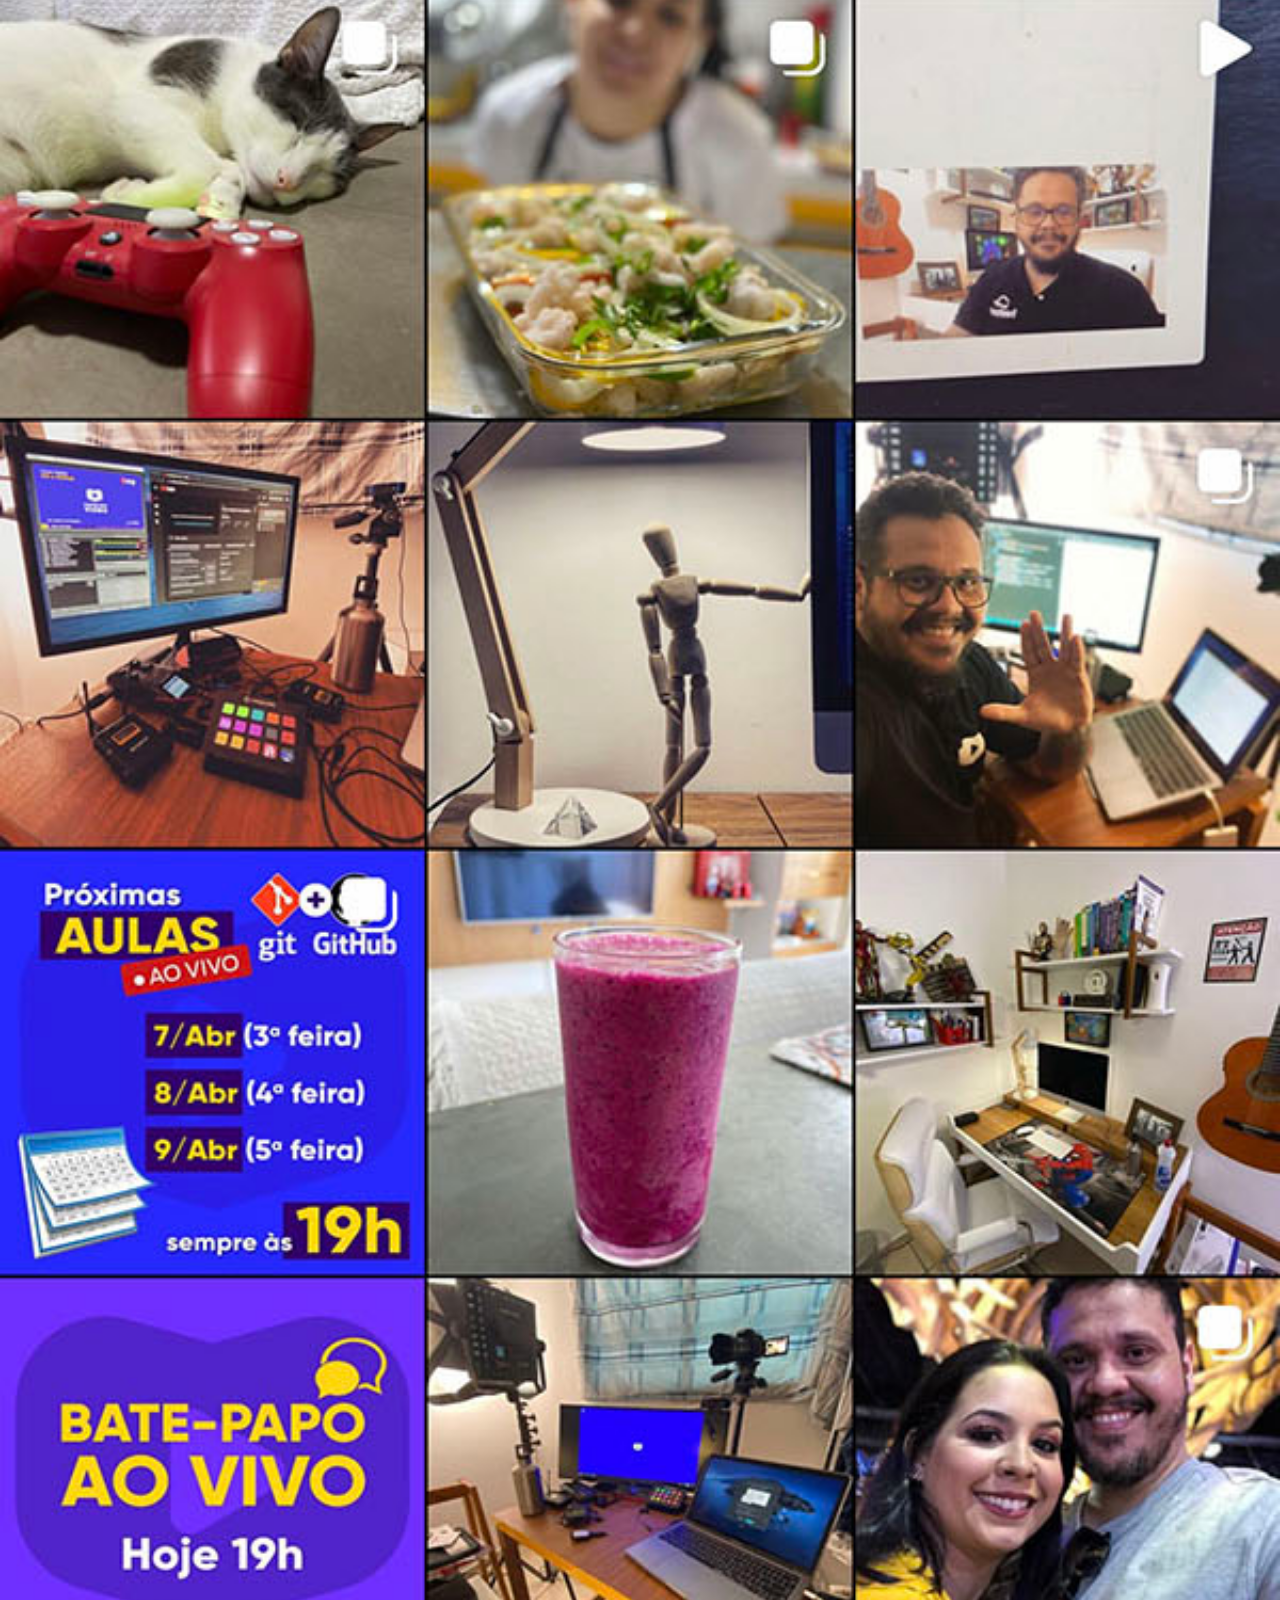
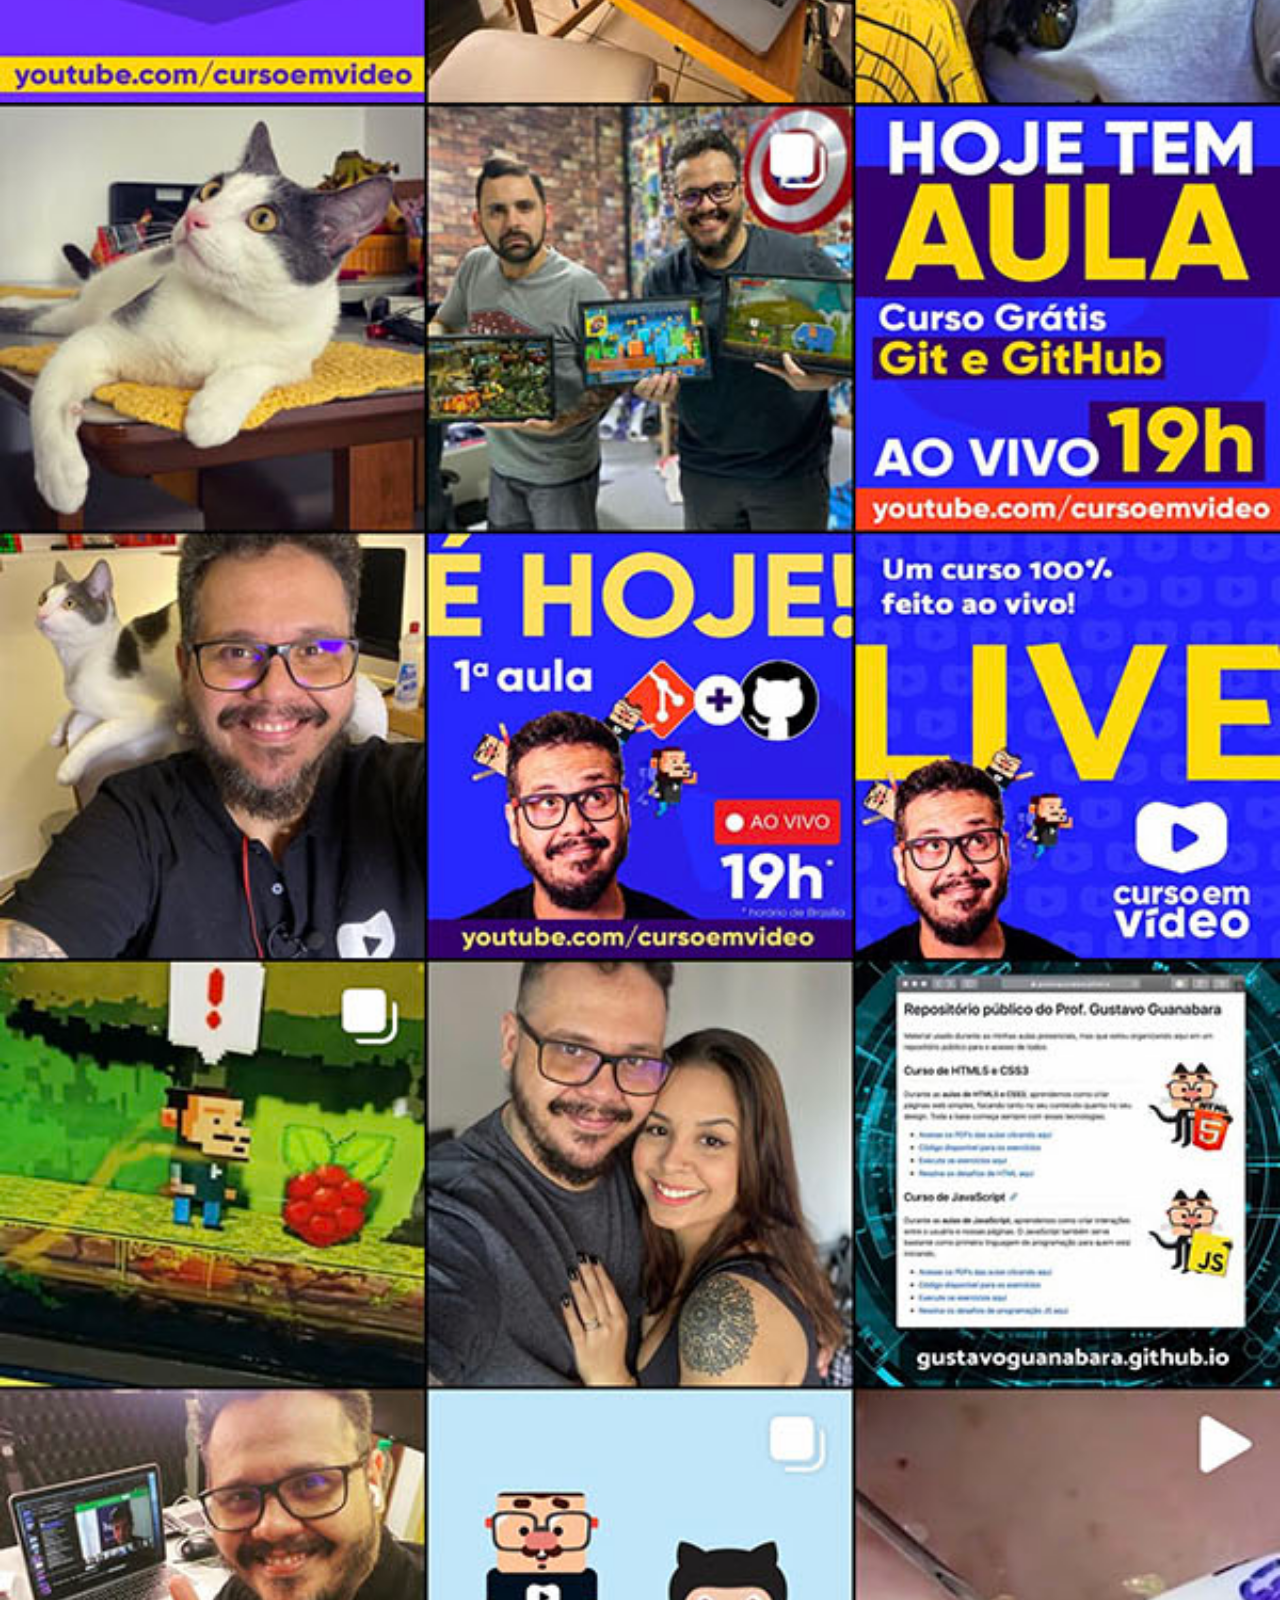
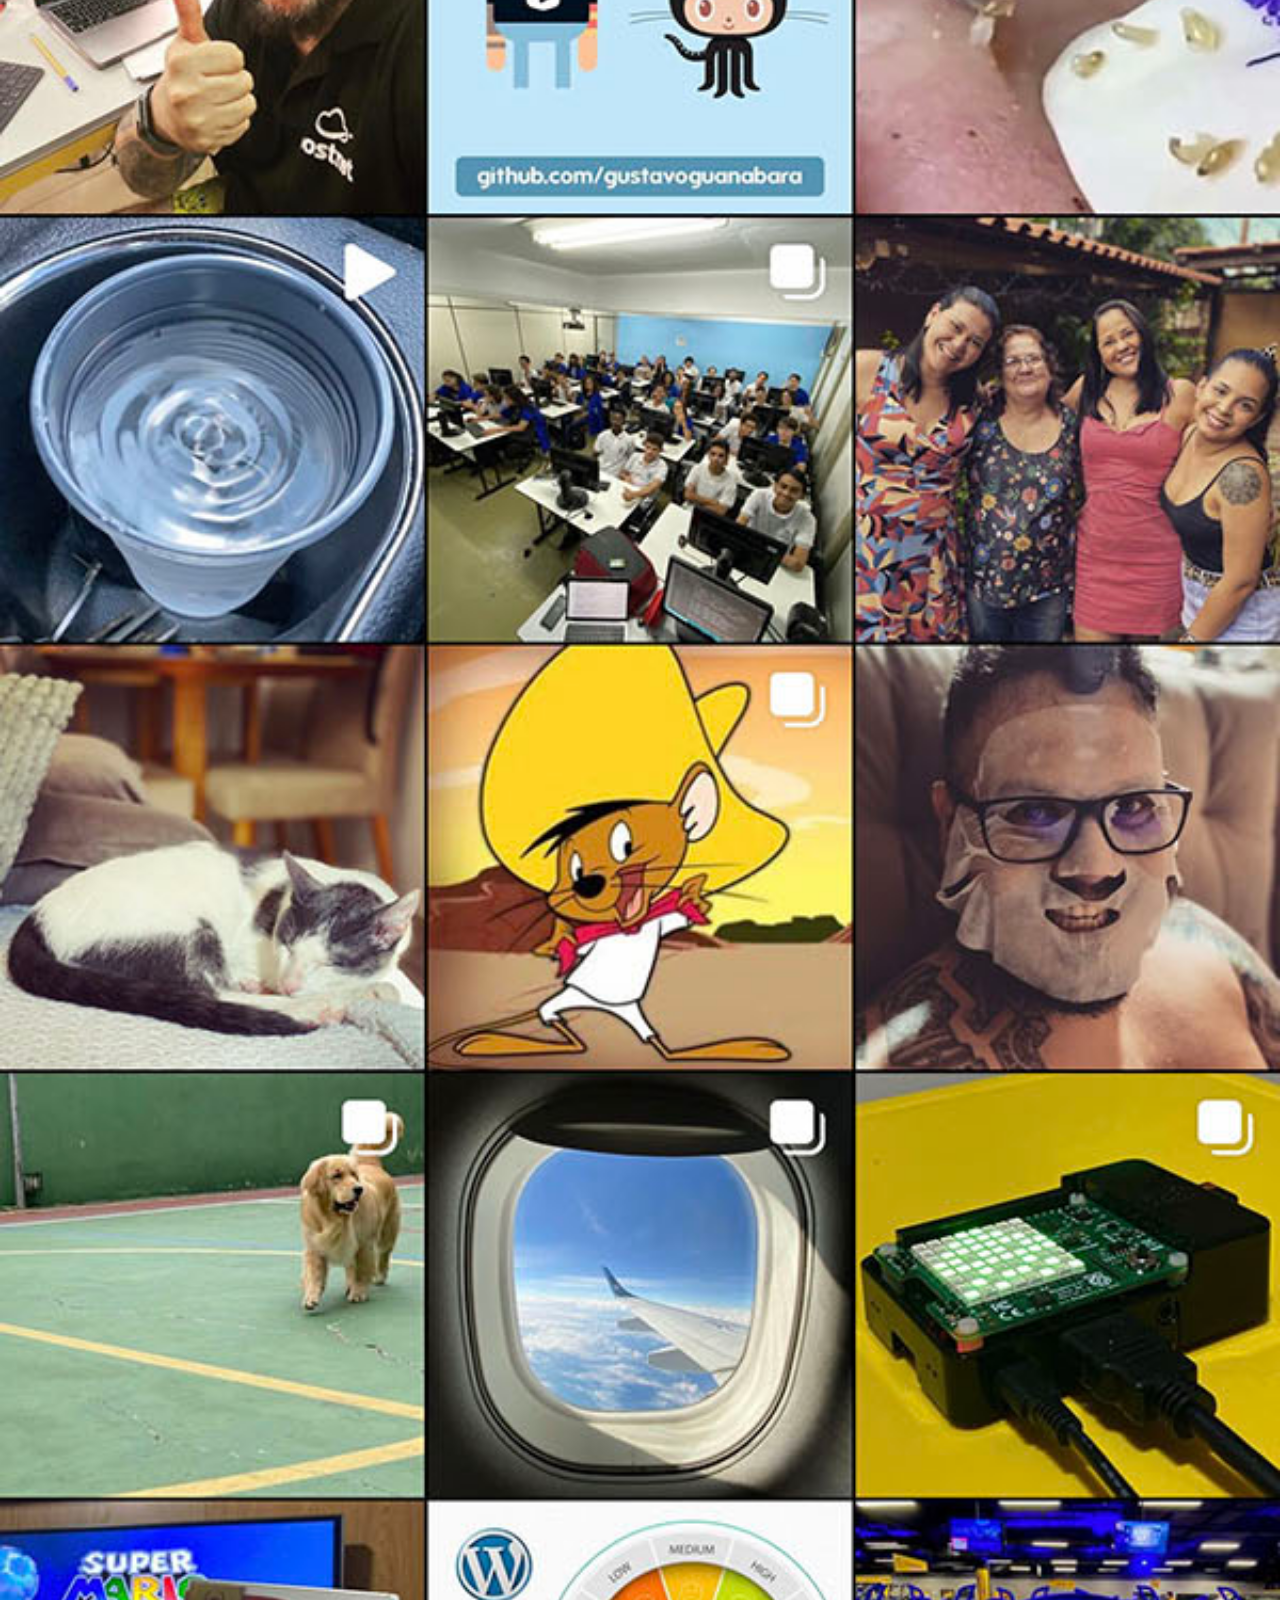
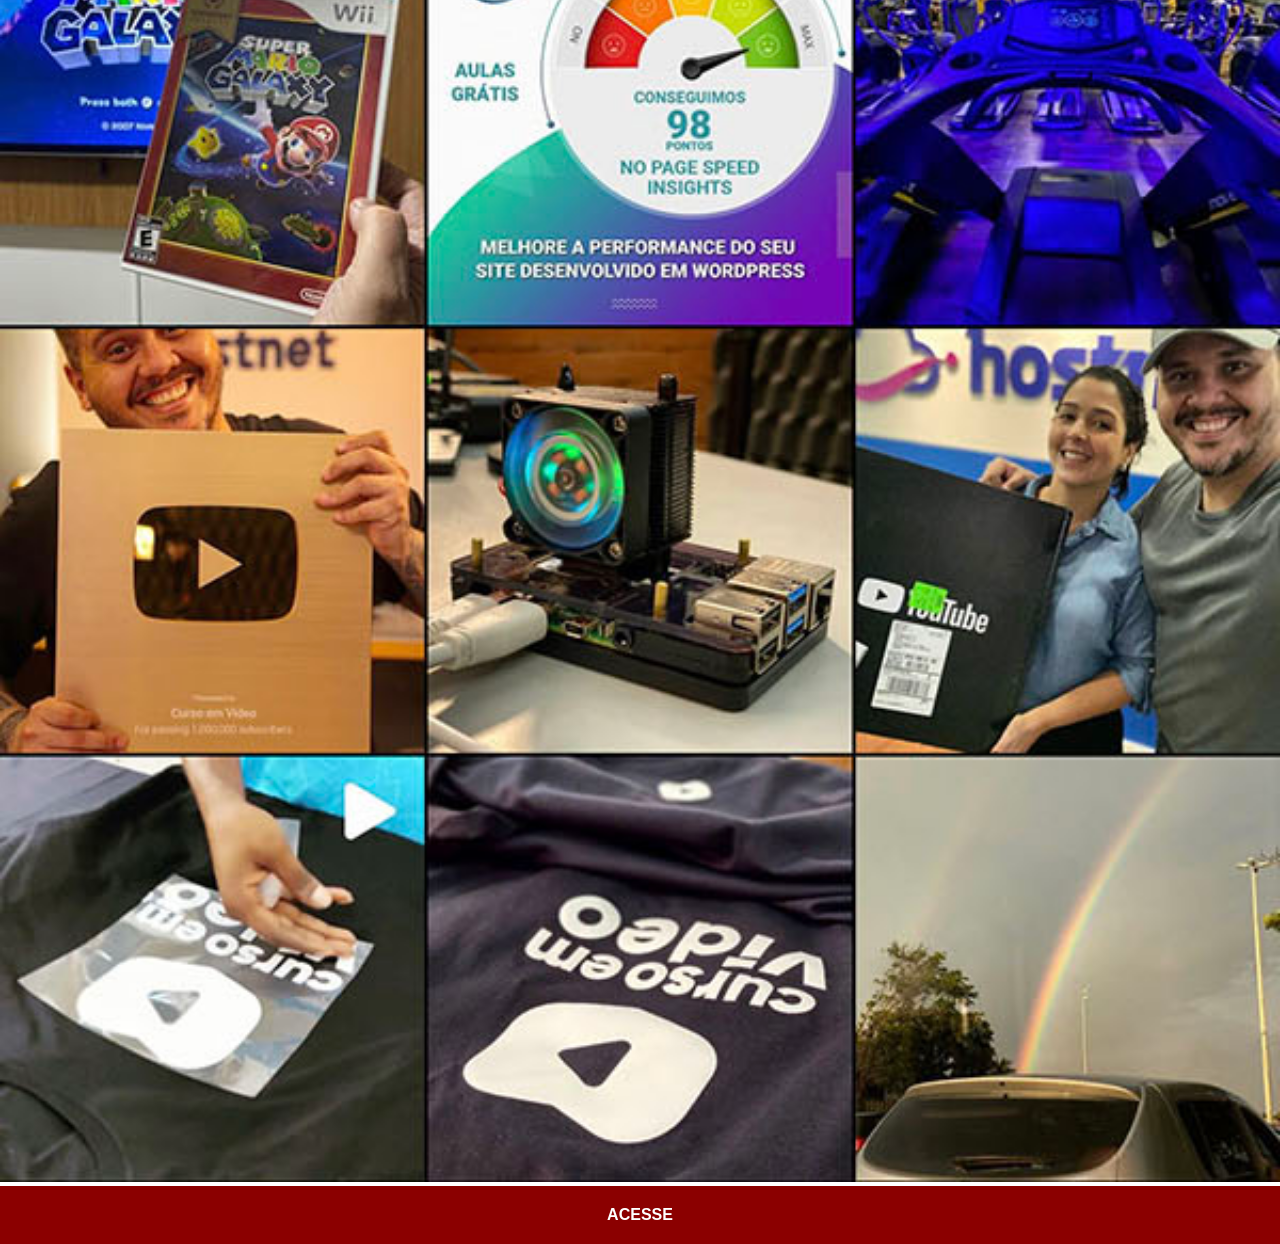
<file: instagram.html>
<!DOCTYPE html>
<html lang="pt-br">
<head>
    <meta charset="UTF-8">
    <meta name="viewport" content="width=device-width, initial-scale=1.0">
    <title>Instagram</title>
    <link rel="stylesheet" href="estilos/social.css">
</head>
<body>
    <img src="imagens/tela-instagram.jpg" alt=" Instagram">
    <a href="https://www.instagram.com/gustavoguanabara/" target="_blank">ACESSE</a>
</body>
</html>
</file>
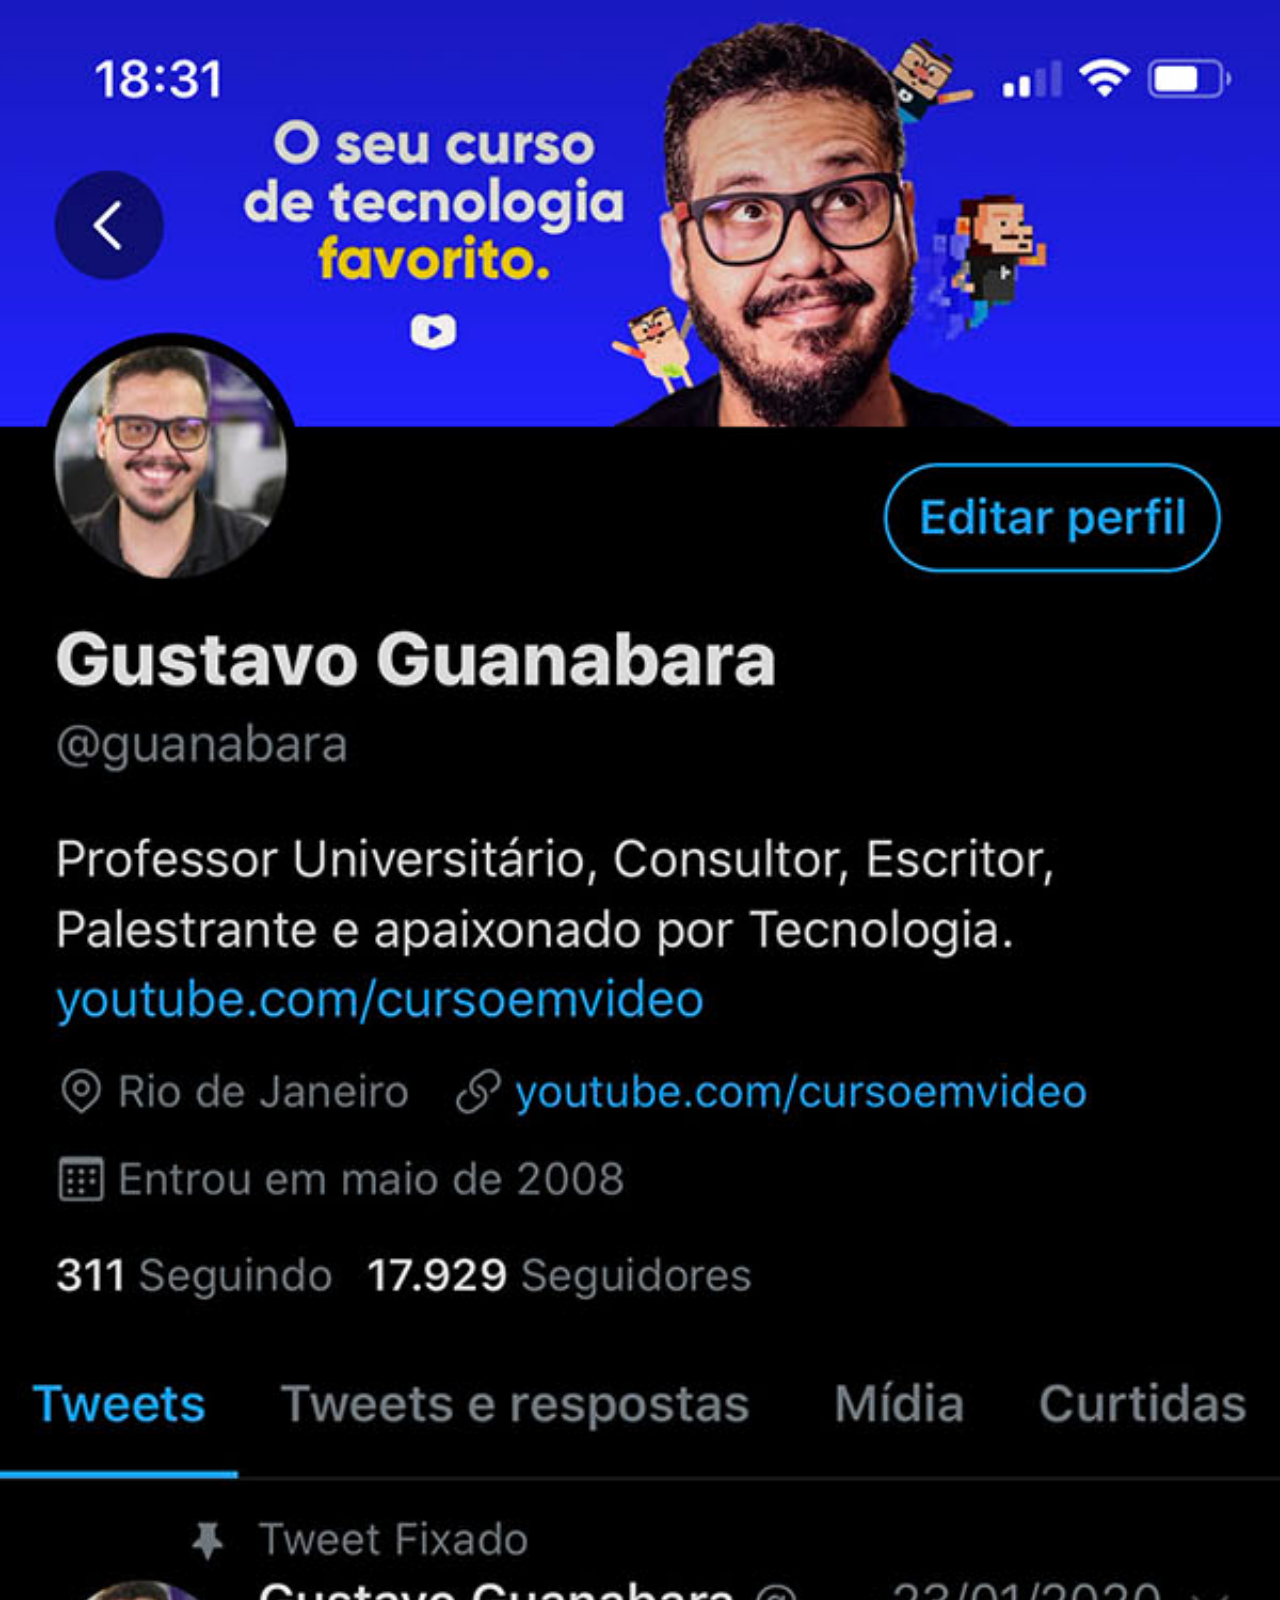
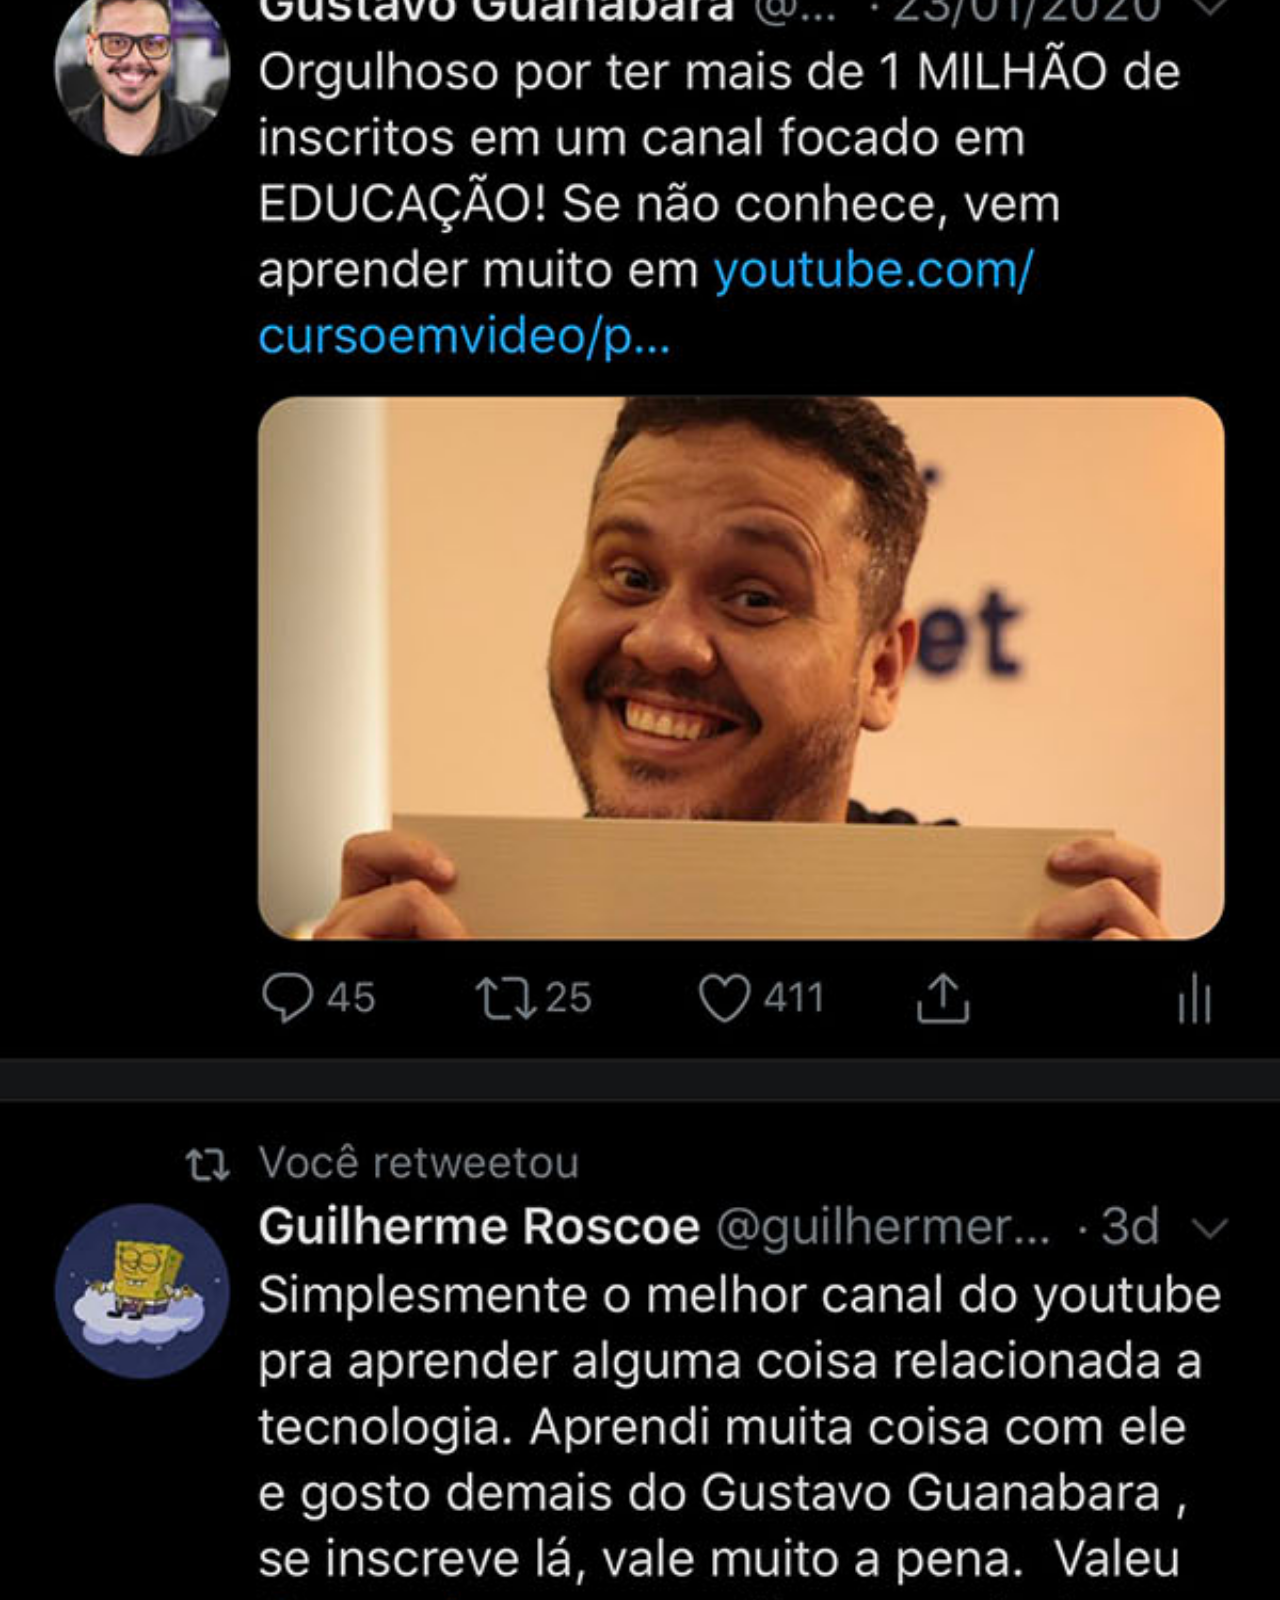
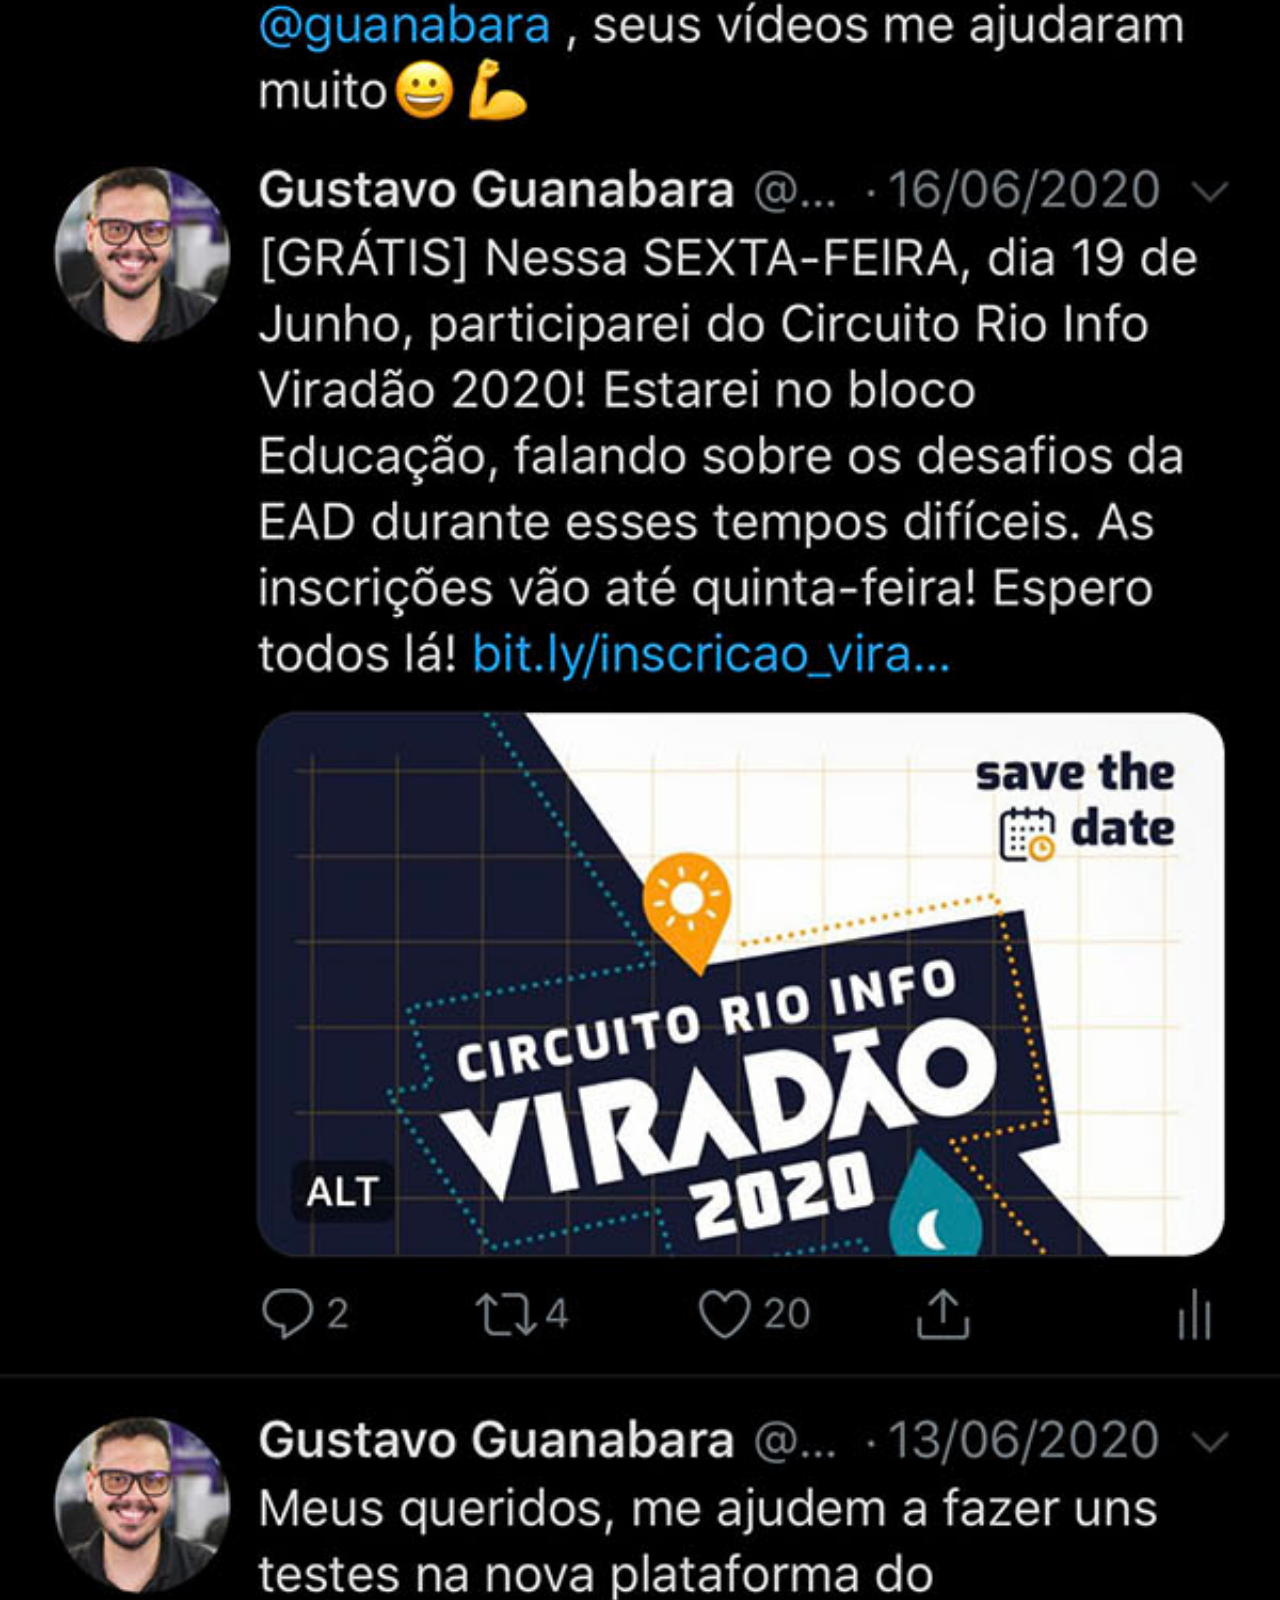
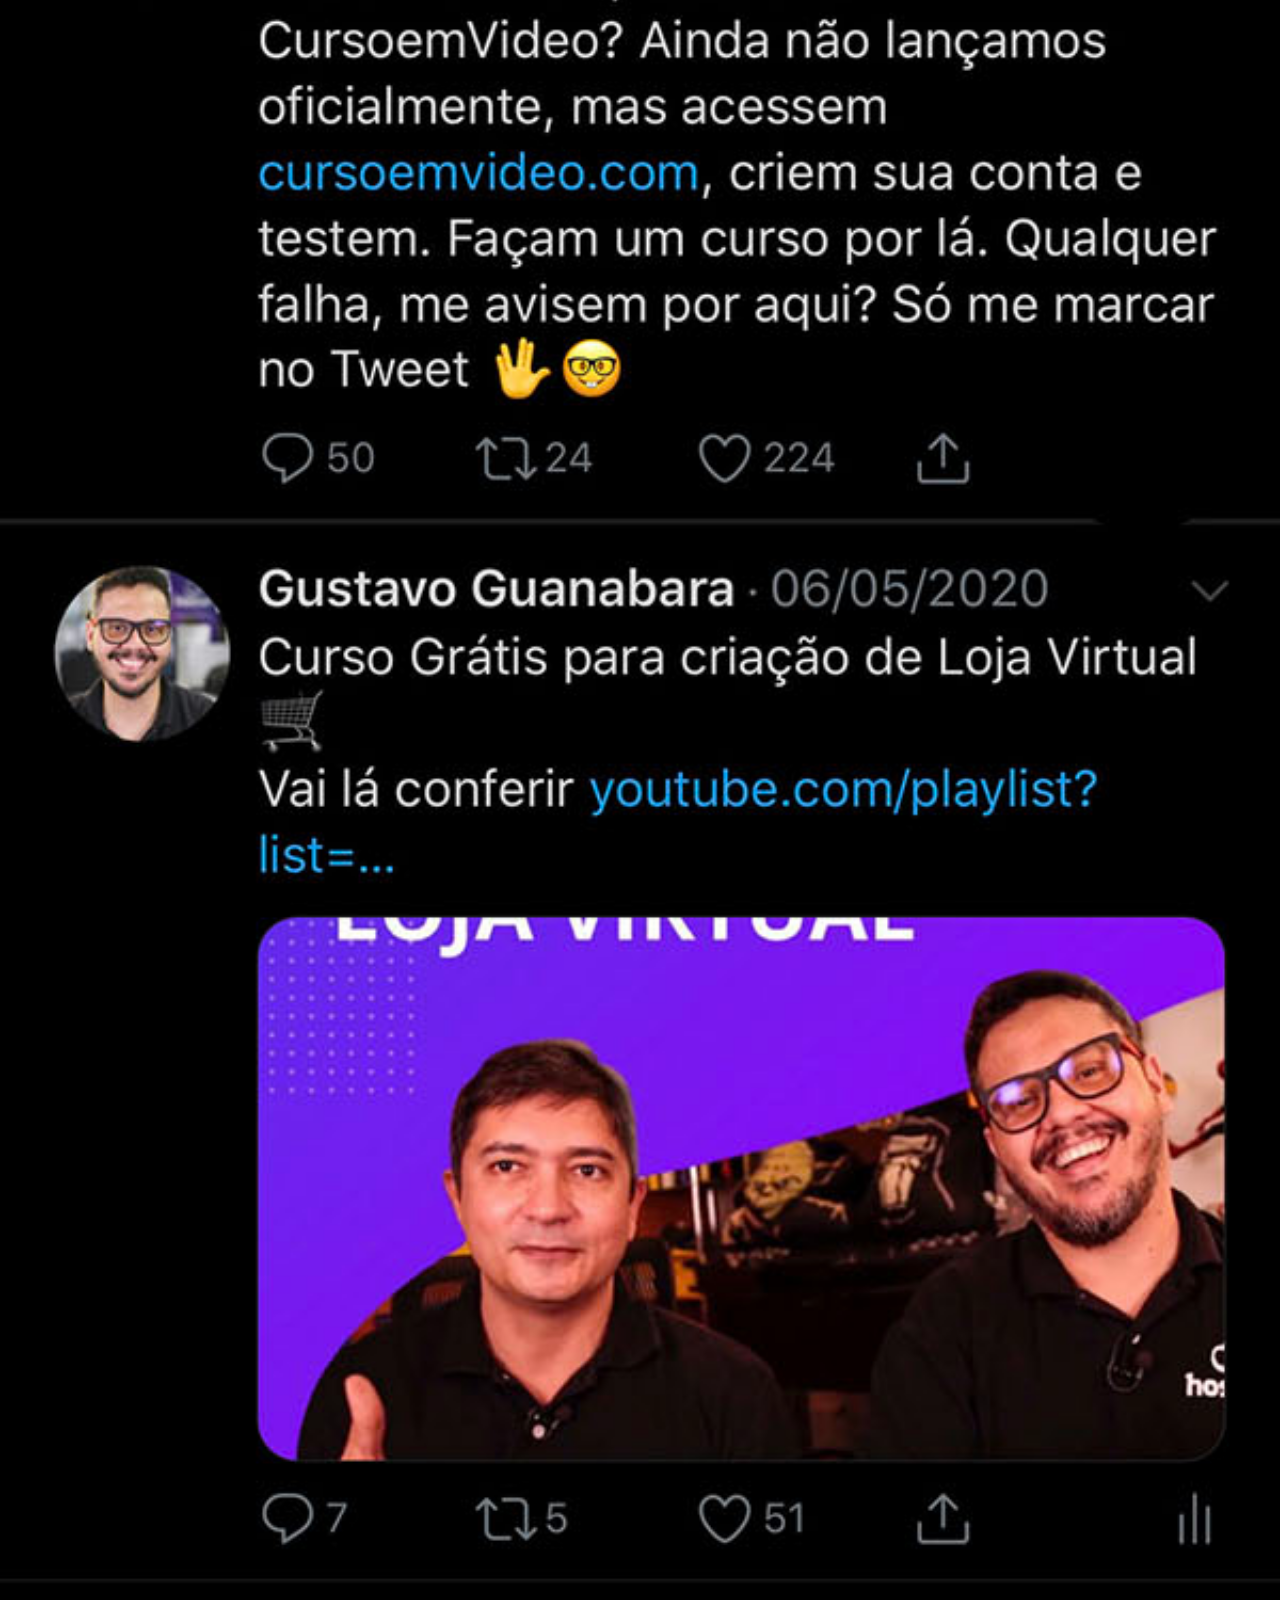
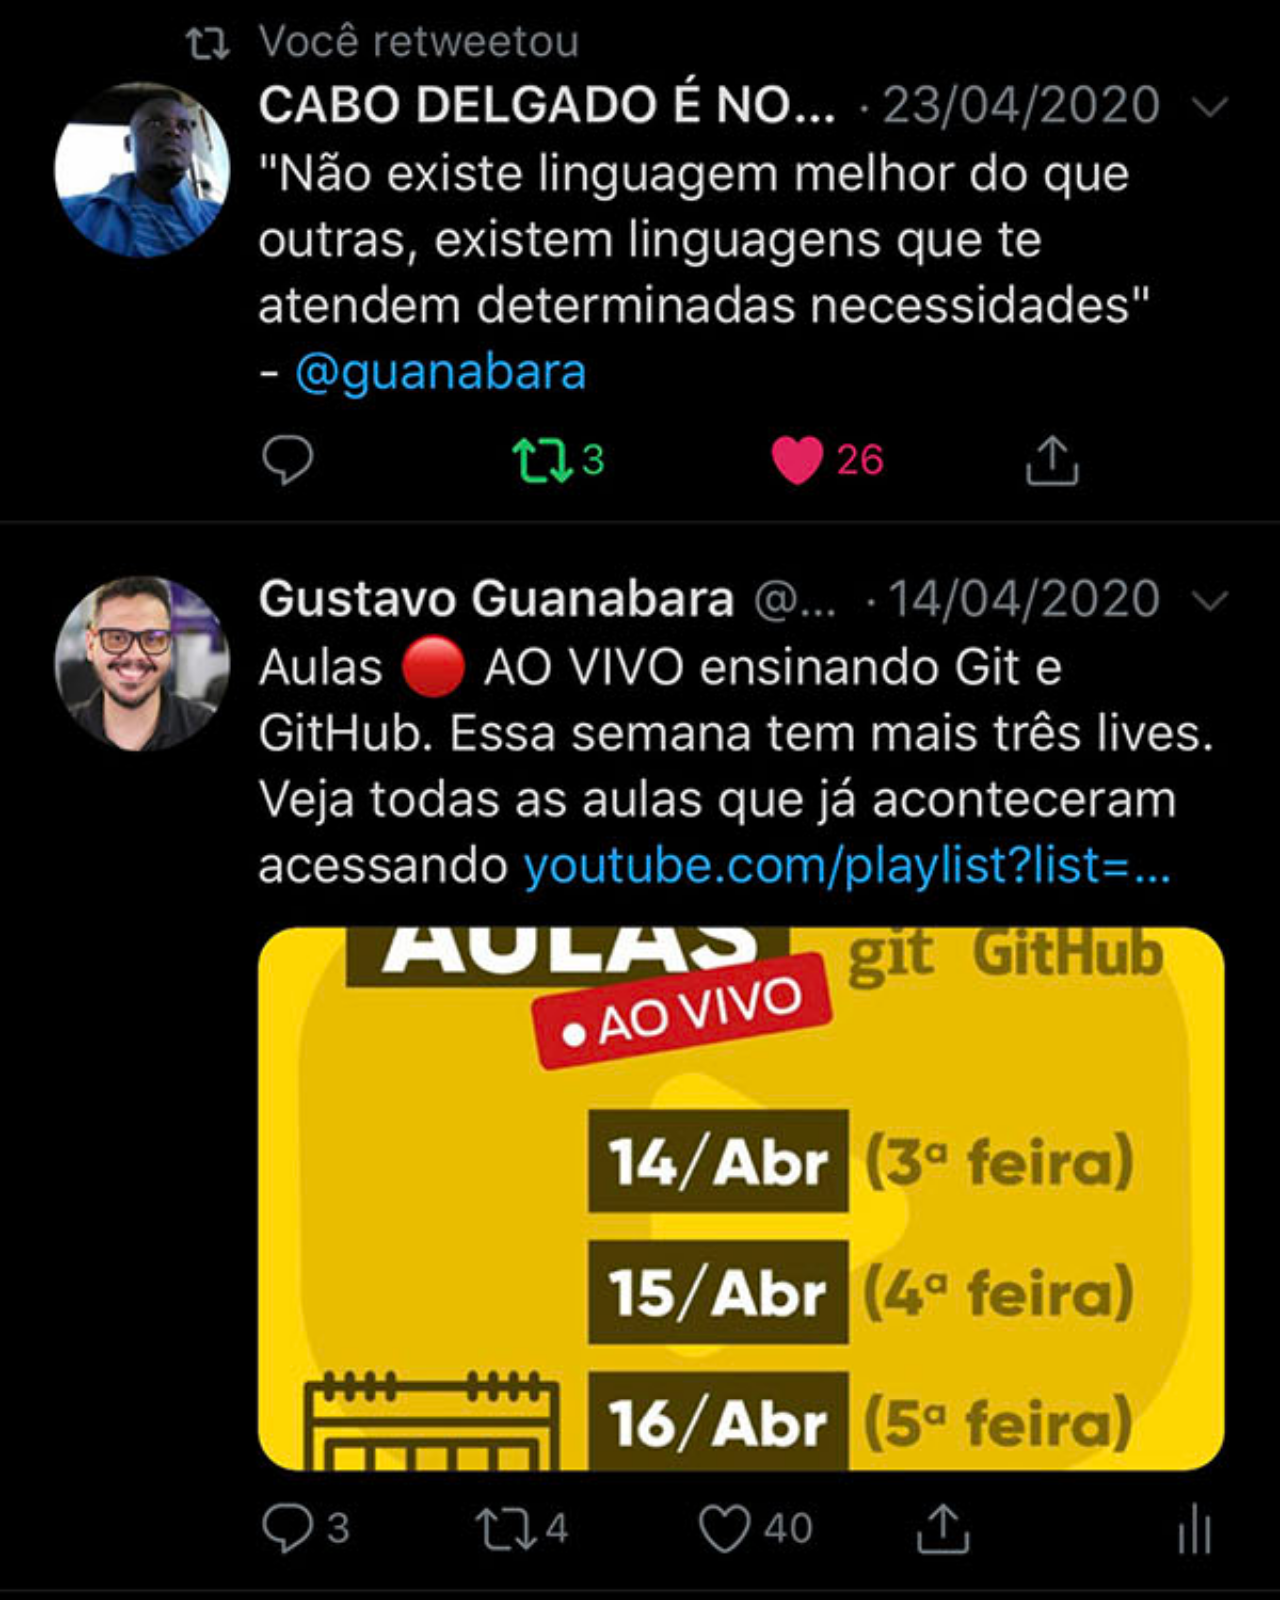
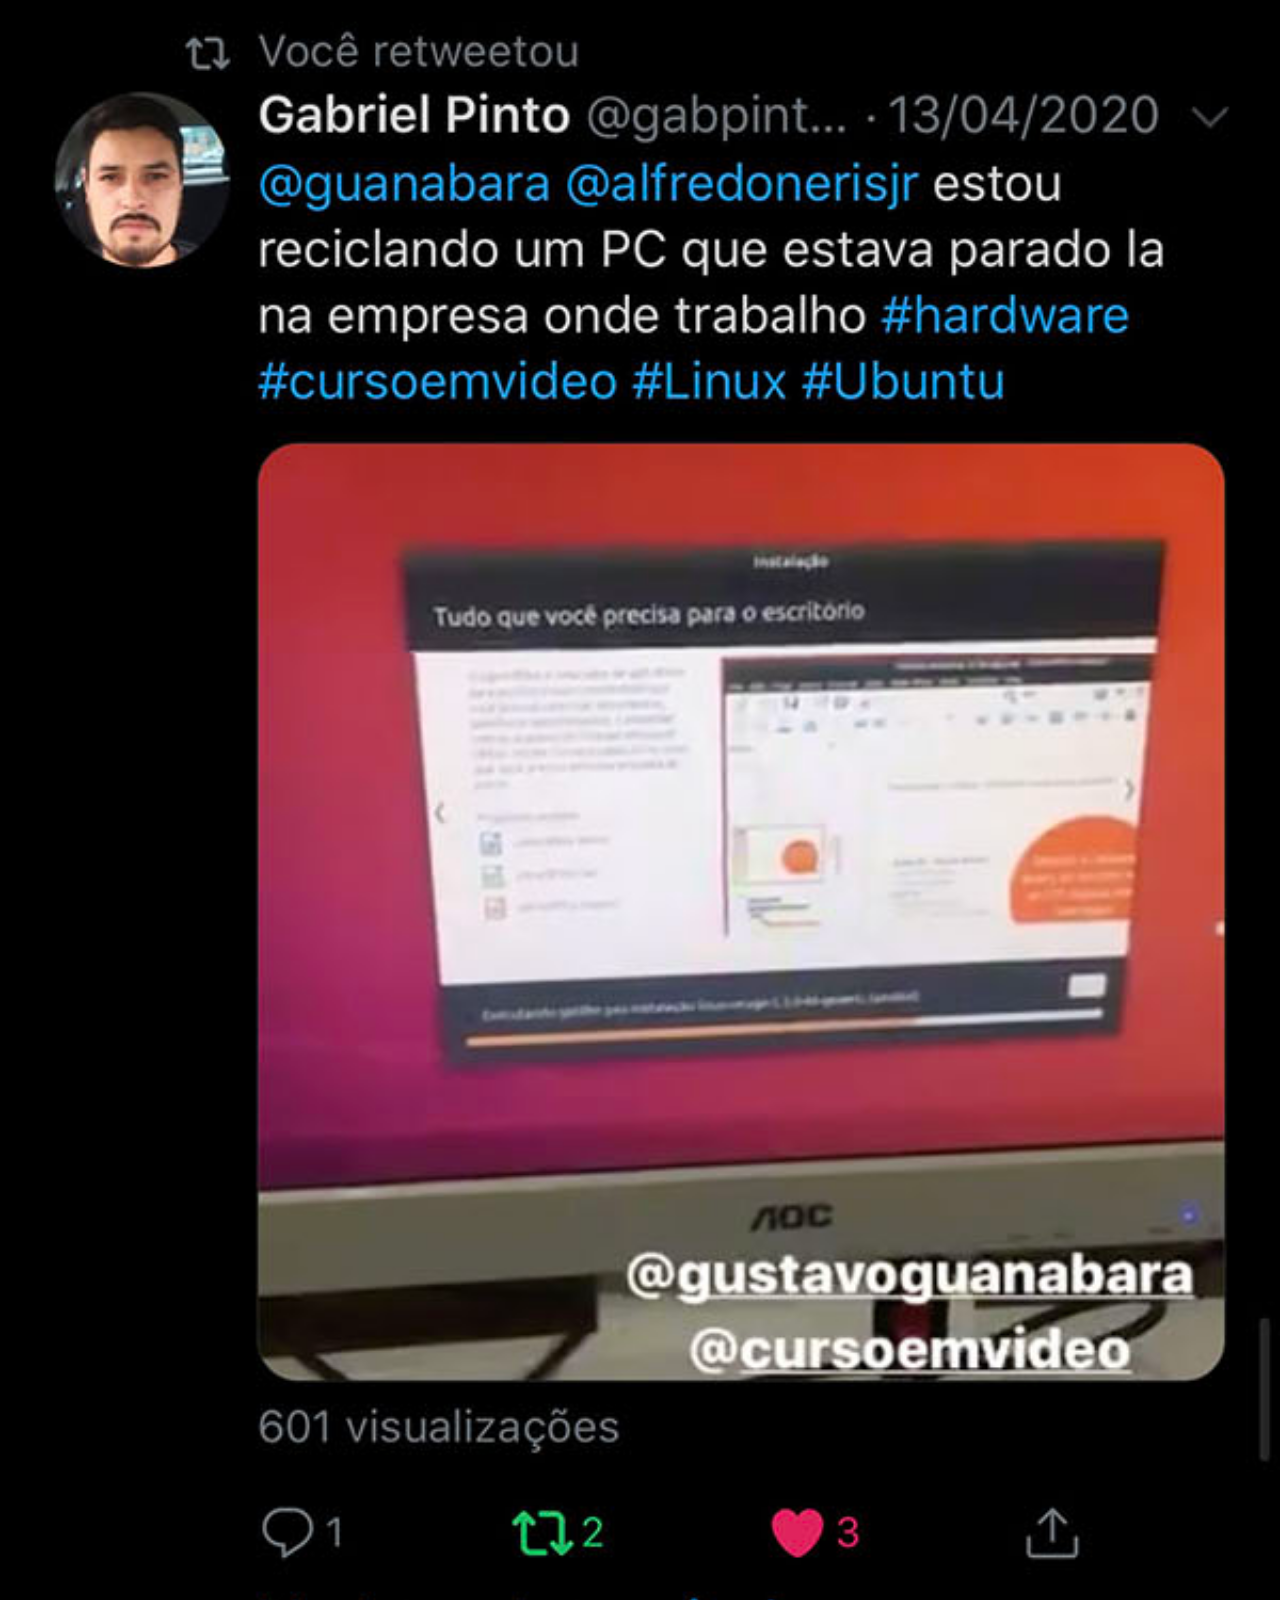
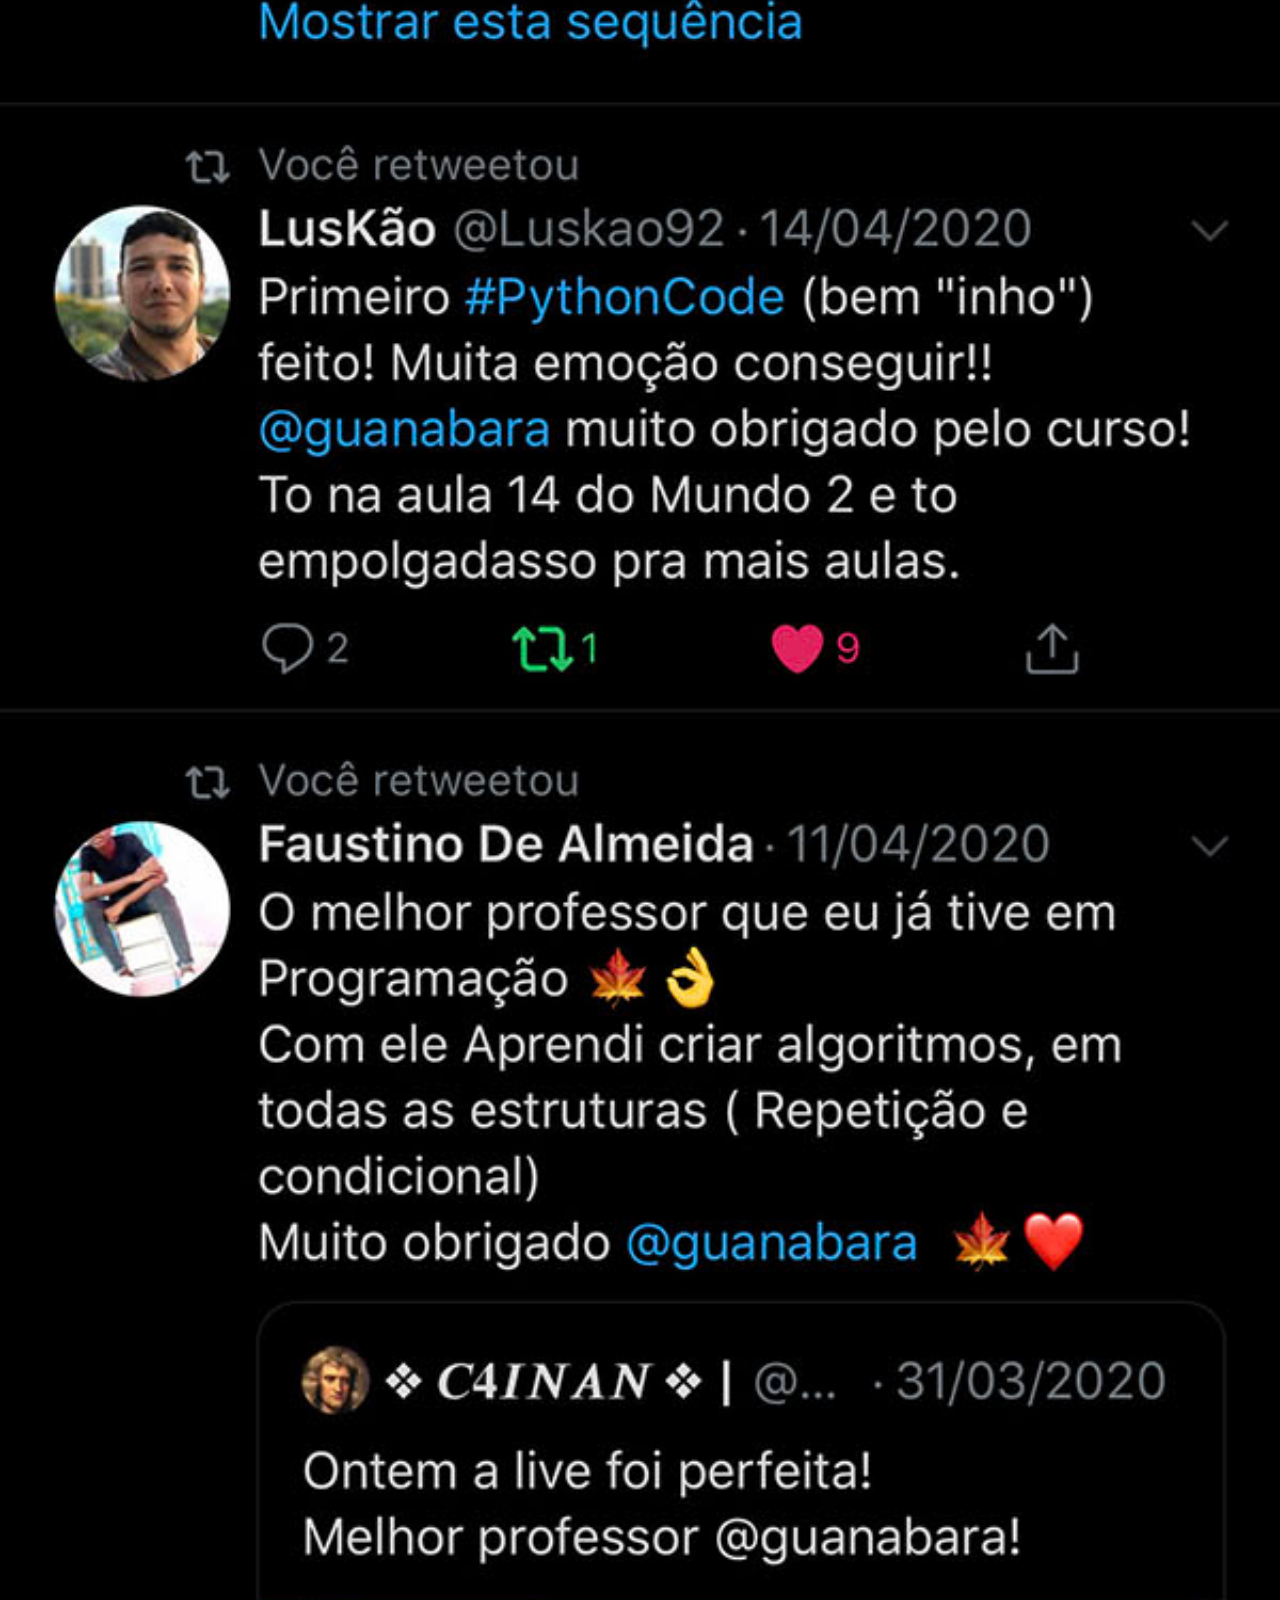
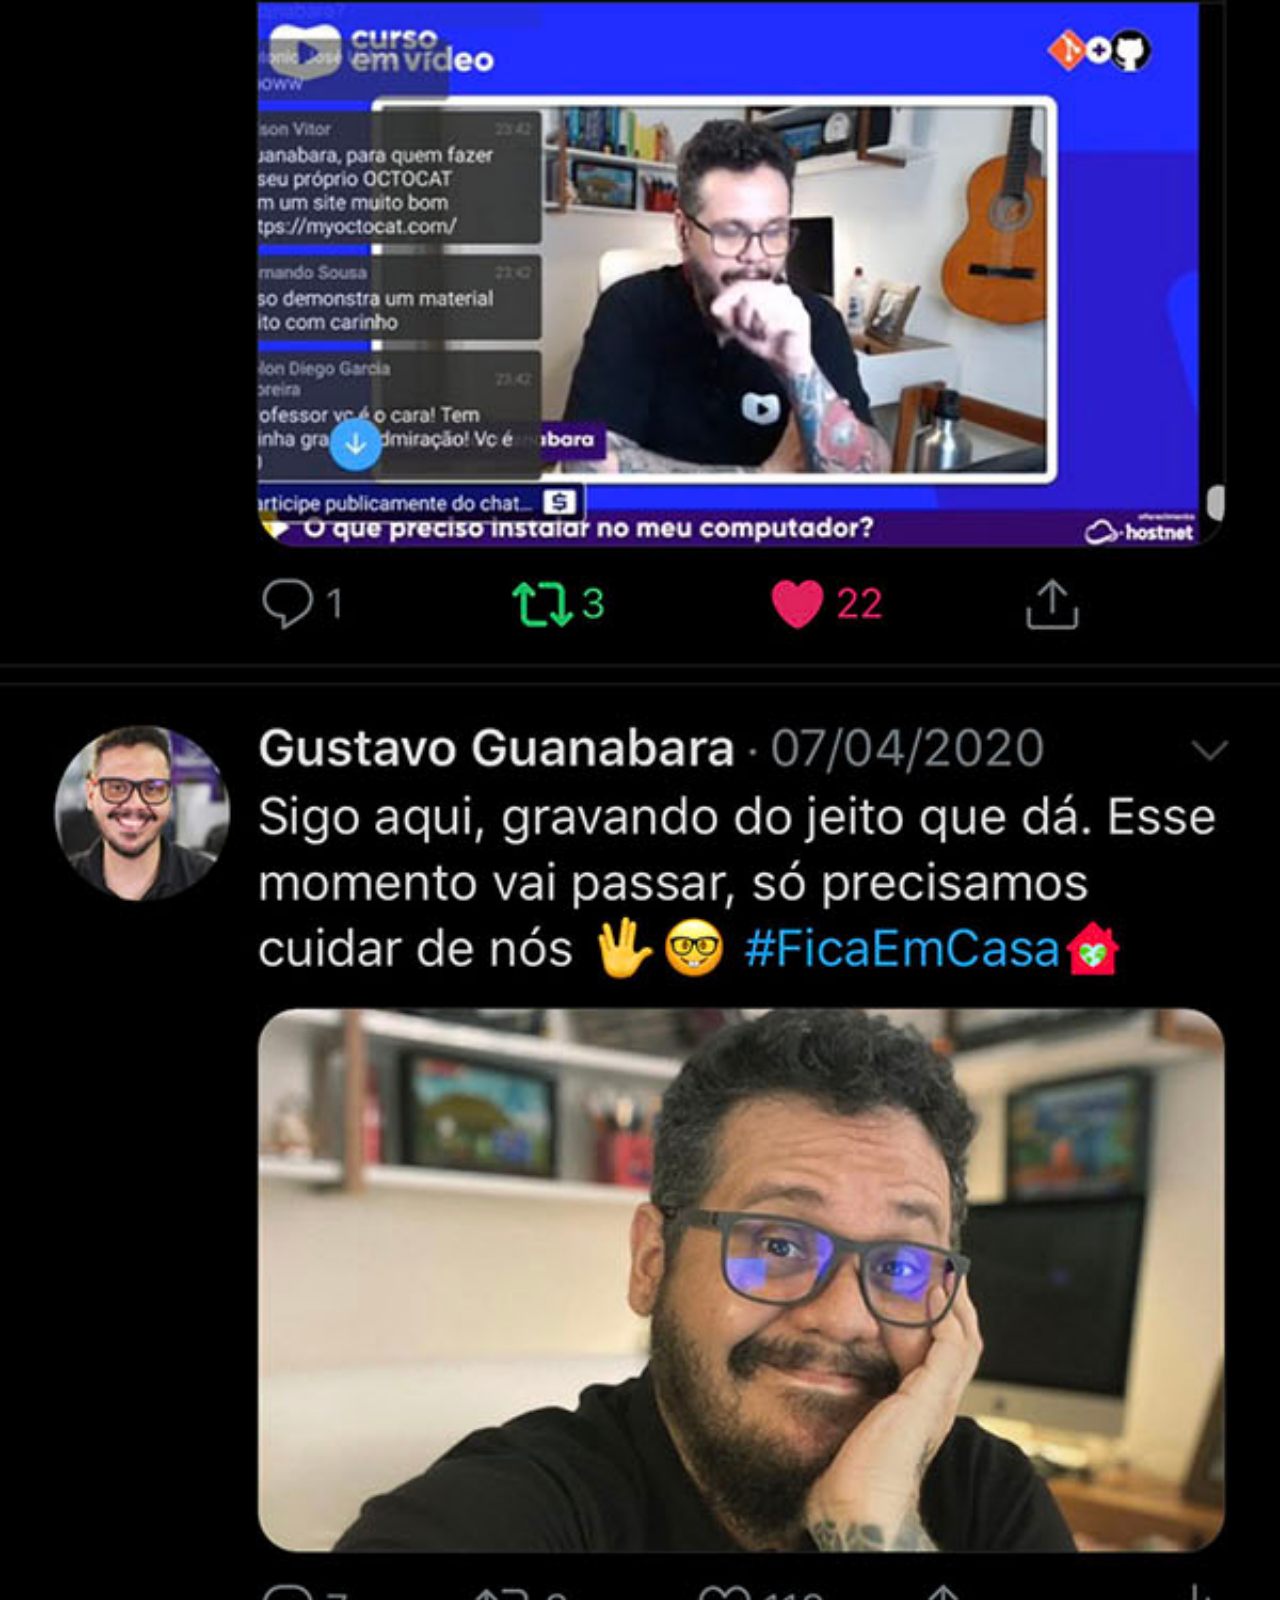
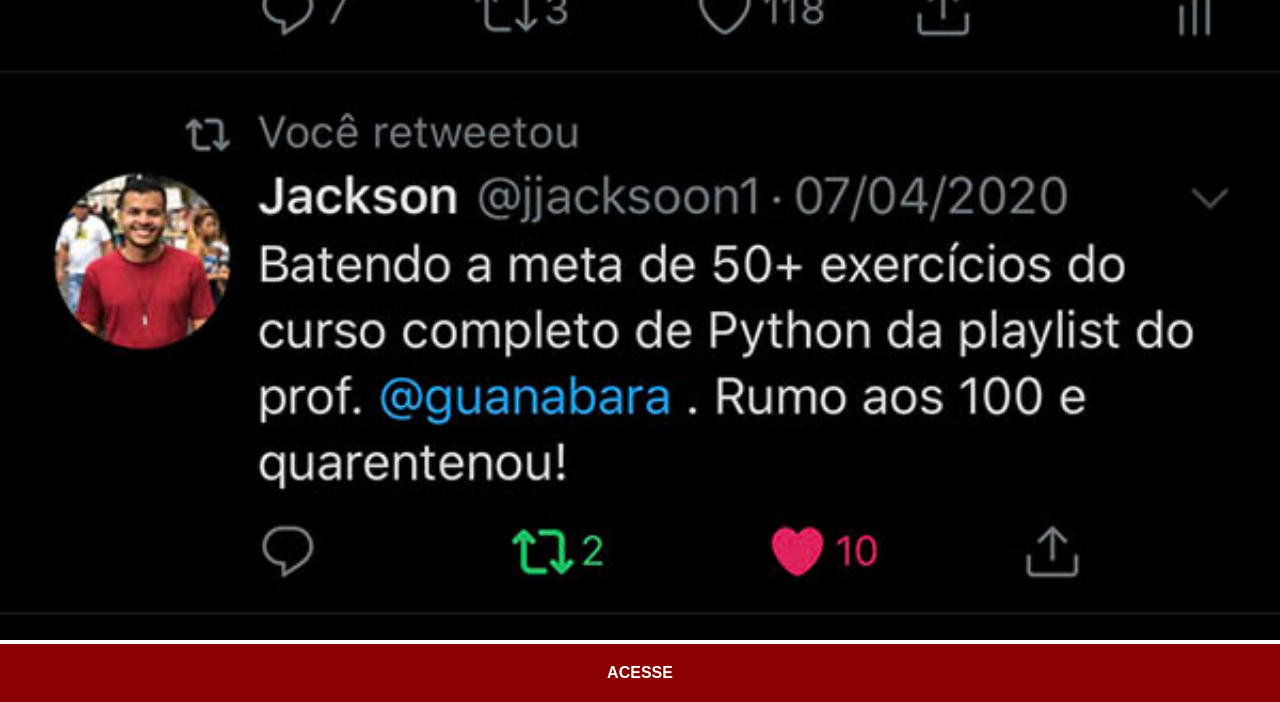
<file: twitter.html>
<!DOCTYPE html>
<html lang="pt-br">
<head>
    <meta charset="UTF-8">
    <meta name="viewport" content="width=device-width, initial-scale=1.0">
    <title>Twitter</title>
    <link rel="stylesheet" href="estilos/social.css">
</head>
<body>
    <img src="imagens/tela-twitter.jpg" alt="Twitter">
    <a href="https://x.com/guanabara" target="_blank">ACESSE</a>
</body>
</html>
</file>
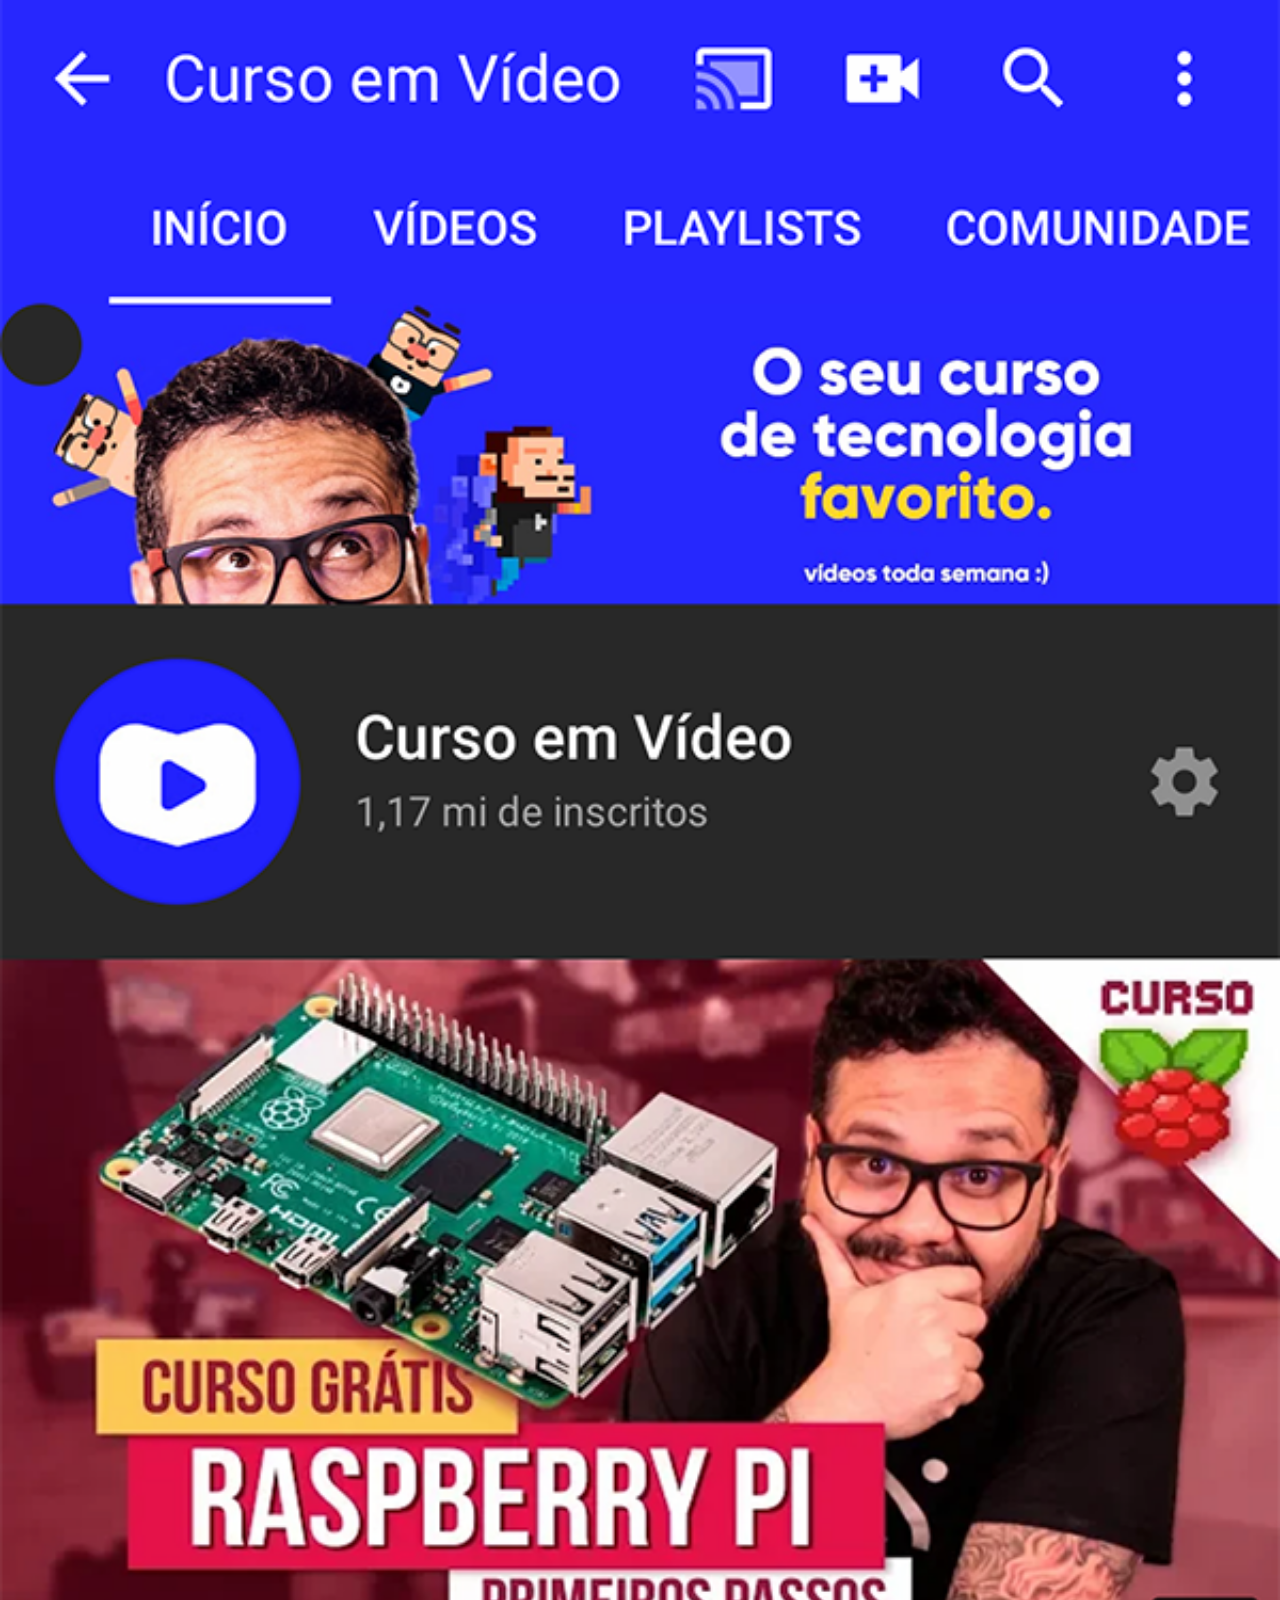
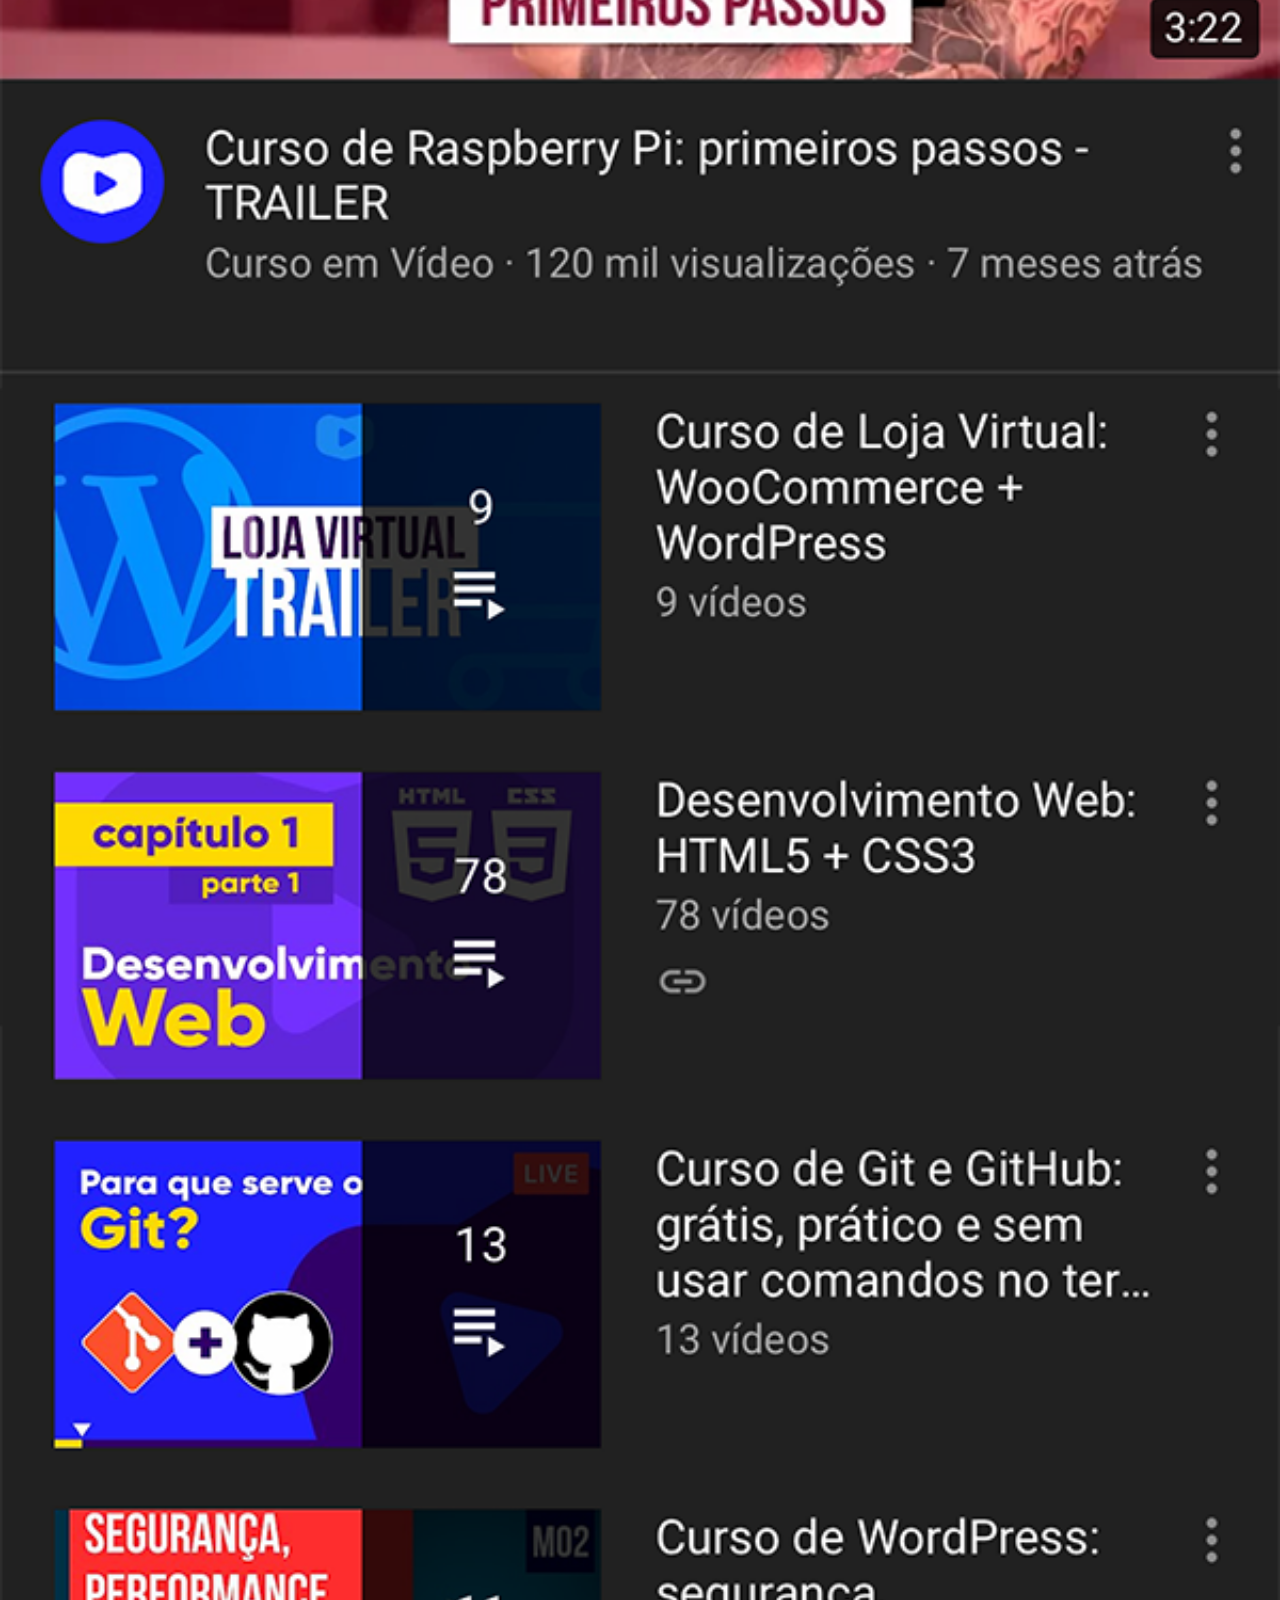
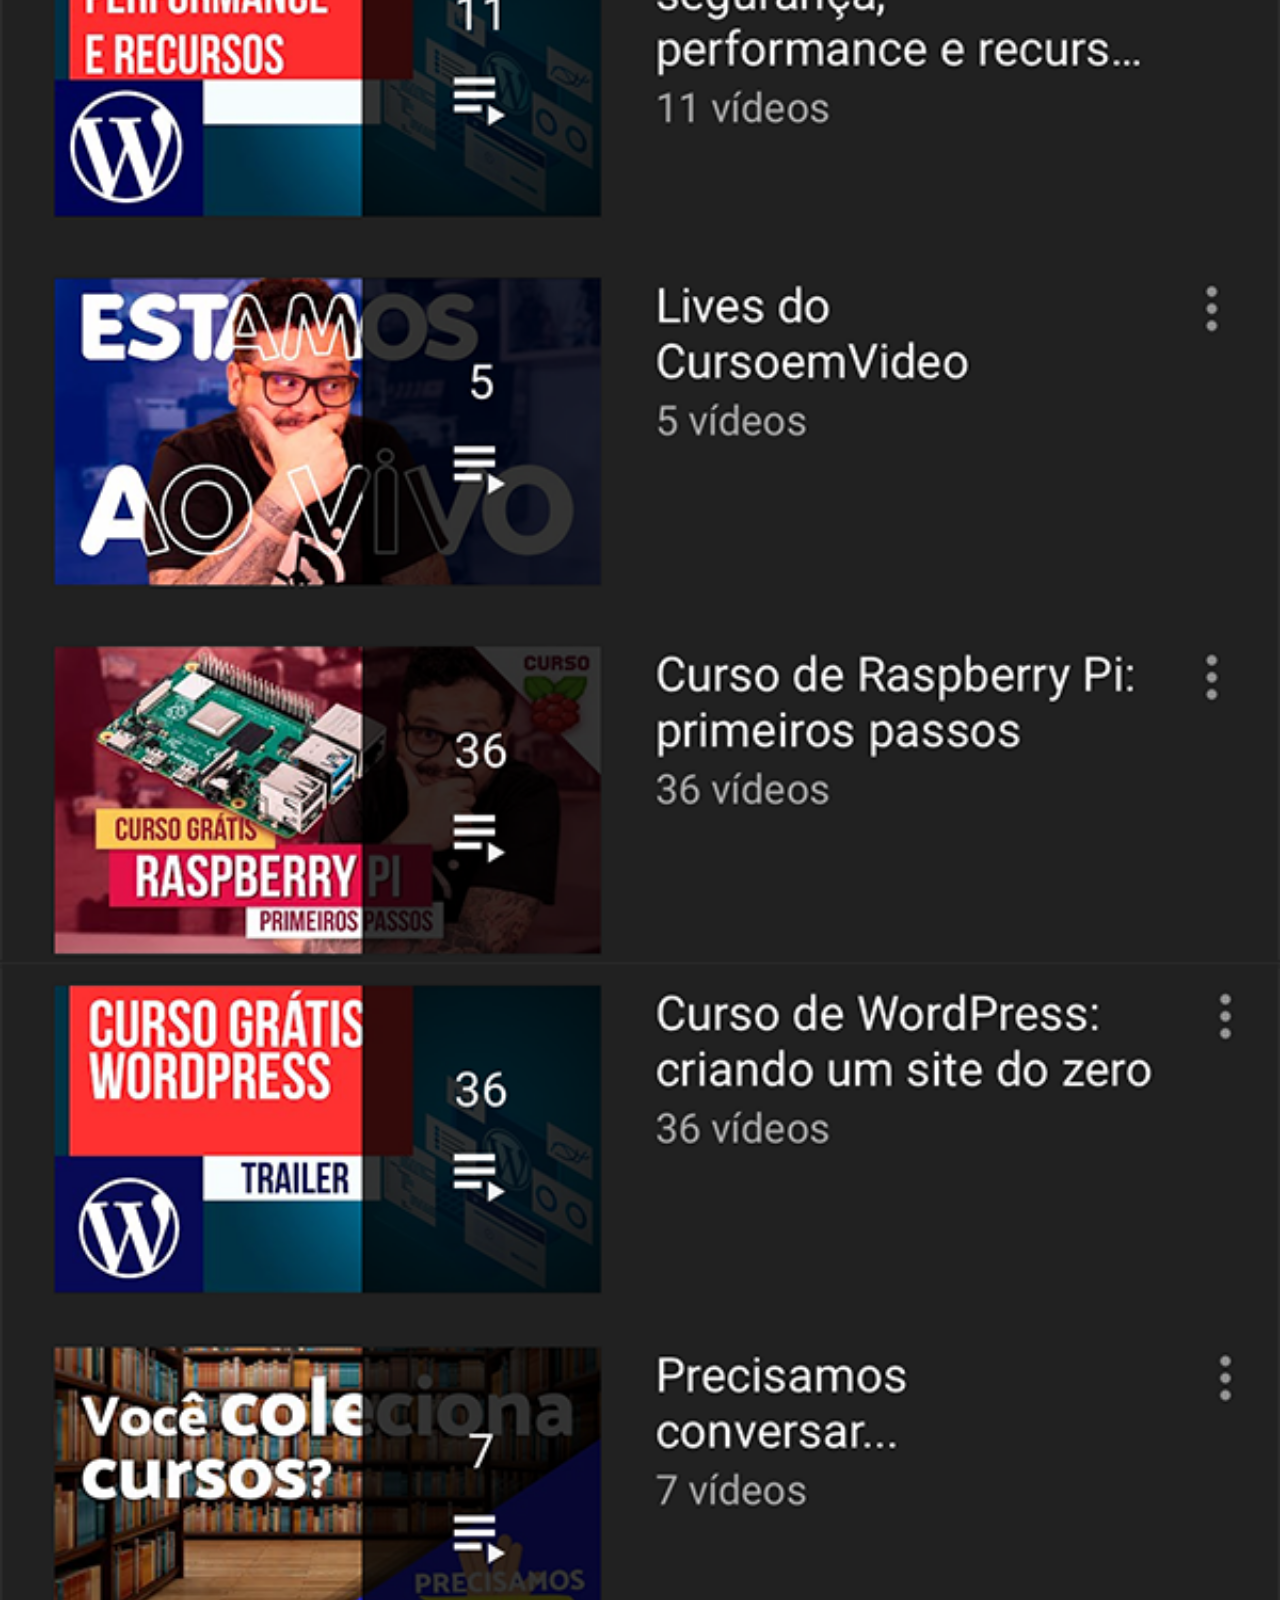
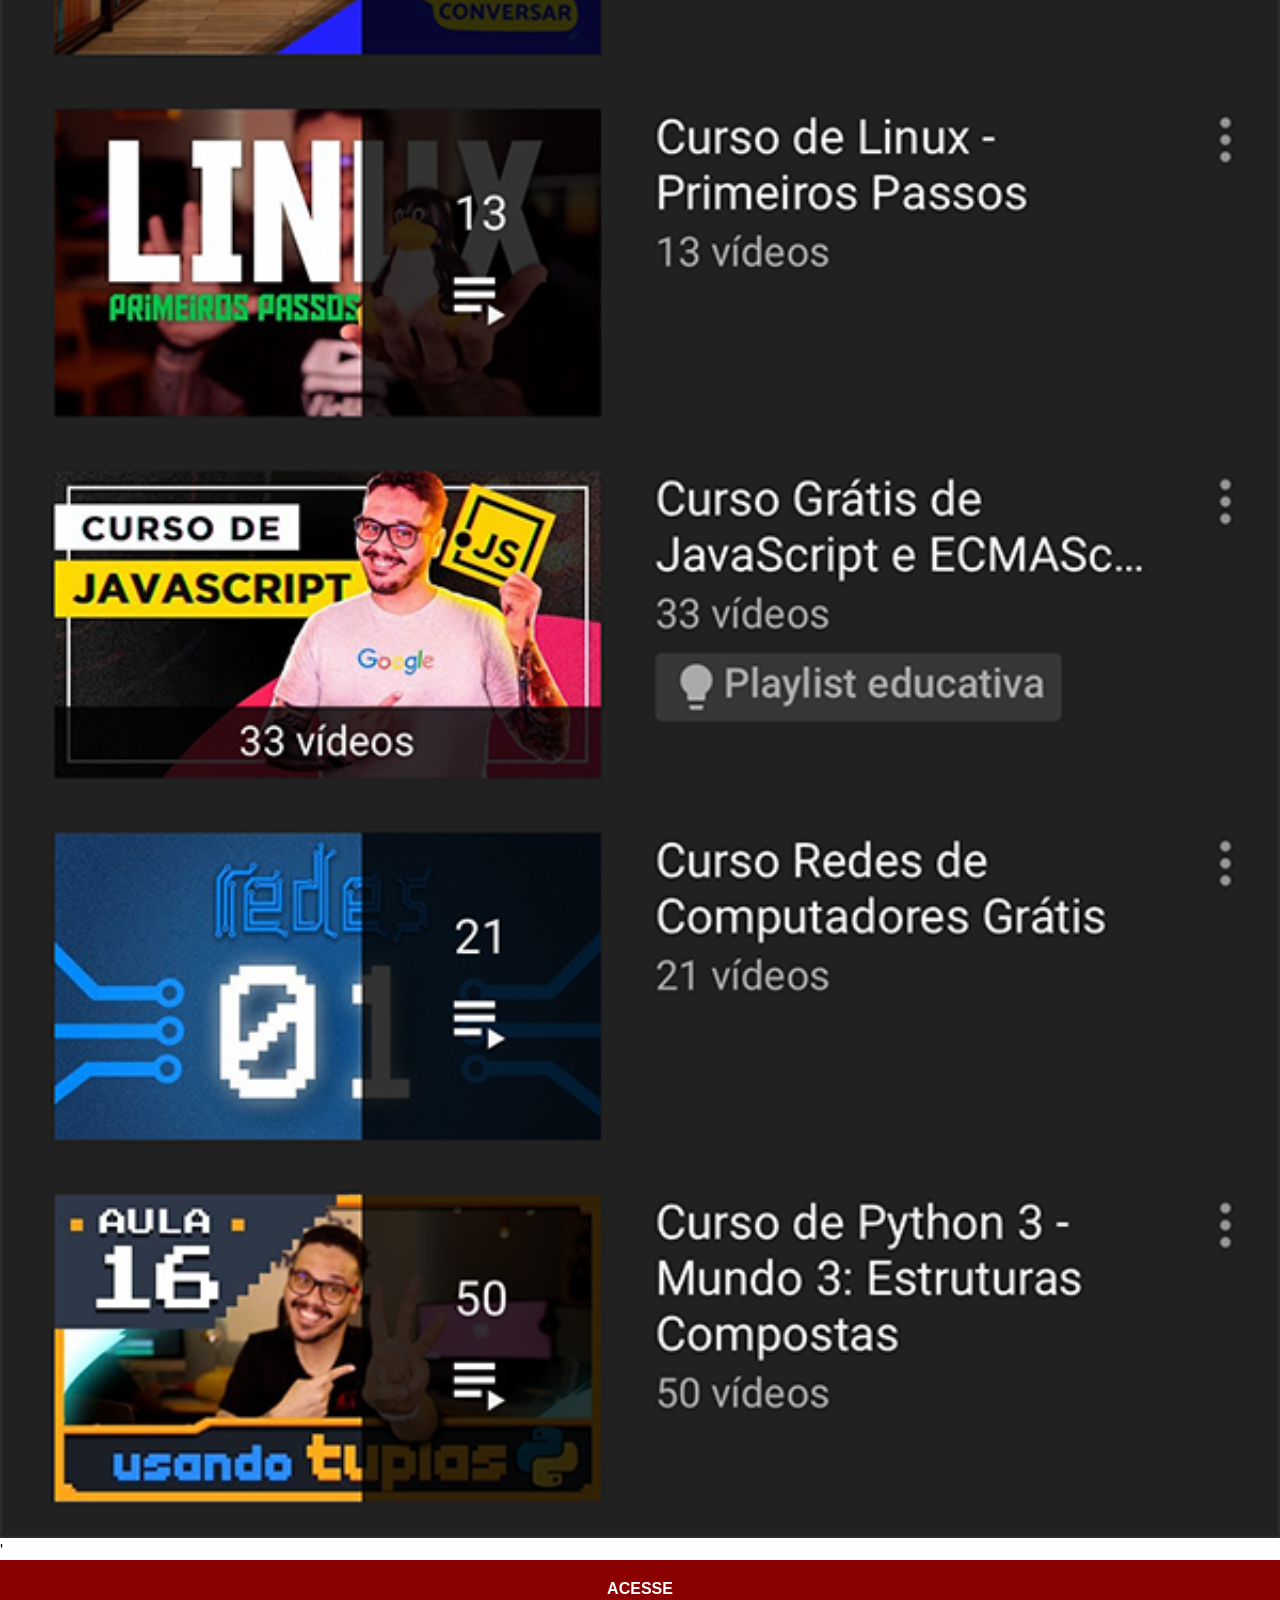
<file: youtube.html>
<!DOCTYPE html>
<html lang="pt-br">
<head>
    <meta charset="UTF-8">
    <meta name="viewport" content="width=device-width, initial-scale=1.0">
    <title>Youtube</title>
    <link rel="stylesheet" href="estilos/social.css">
</head>
<body>
    <img src="imagens/tela-youtube.png" alt="">'
    <a href="https://www.youtube.com/watch?v=vPNIAJ9B4hg&list=PLHz_AreHm4dlUpEXkY1AyVLQGcpSgVF8s" target="_blank">ACESSE</a>
</body>
</html>
</file>
<file: estilos/style.css>
@charset "UTF-8";

* {
    padding: 0px;
    margin:  0px;
    font-family: Arial, Helvetica, sans-serif;
}
html, body {
    height: 100vh;
    width: 100vw;
    background-color: black;
}
body {
    background: url('../imagens/fundo-madeira.jpg') no-repeat top center;
    background-size: cover;
    background-attachment: fixed;
}
main {
    position: relative;
    height: 100vh;
}
#telefone {
    position: absolute;
    top: 50%;
    left: 50%;
    transform: translate(-50%, -50%);
    height: 627px;
    width: 311px;
    background: url('../imagens/frame-iphone.png') no-repeat;
}
#tela {
    position: relative;
    top: 80px;
    left: 22px;
    width: 267px;
    height: 471px;
}
#redes-sociais {
    text-align: right;
}
#redes-sociais img {
    width: 50px;
    margin: 10px;
    border-radius: 50%;
    box-shadow: 2px 2px 5px rgba(0, 0, 0, 0.384);
    box-sizing: border-box;
}
#redes-sociais img:hover {
    border: 2px solid rgb(255, 255, 255);
    transform: translate(-3px, -3px);
    box-shadow: 5px 5px 10px rgba(0, 0, 0, 0.493);
    transition: transform 0.5s, border 1s;
}
</file>
<file: estilos/social.css>
@charset "UTF-8";
  
  * {
            margin: 0px;
            padding: 0px;
            font-family: Arial, Helvetica, sans-serif;
        }
        ::-webkit-scrollbar {
            width: 0px;
            height: 0px;
        }
        img {
            width: 100vw;
        }
        a {
            display: block;
            background-color: darkred;
            color: white;
            padding: 20px;
            text-align: center;
            text-decoration: none;
            font-weight: bolder;
        }
        a:hover {
            background-color: red;
        }
</file>
